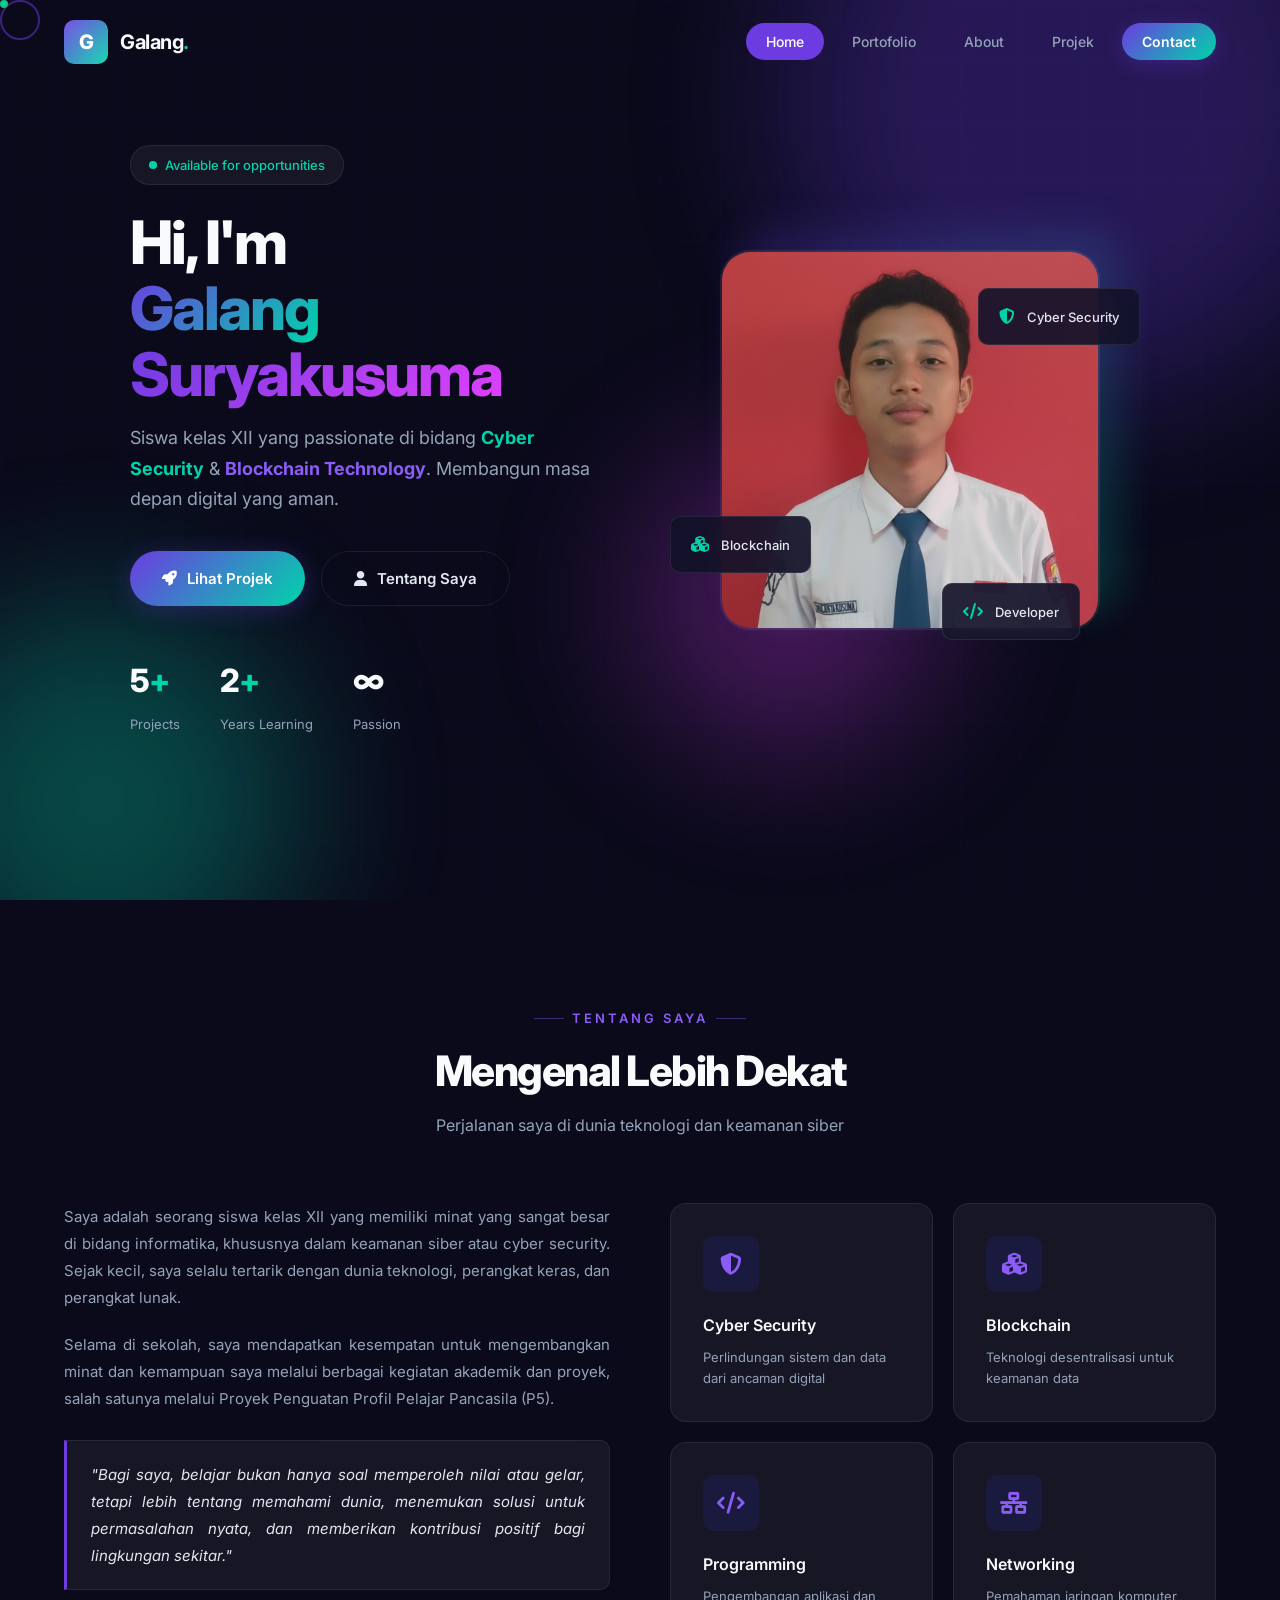
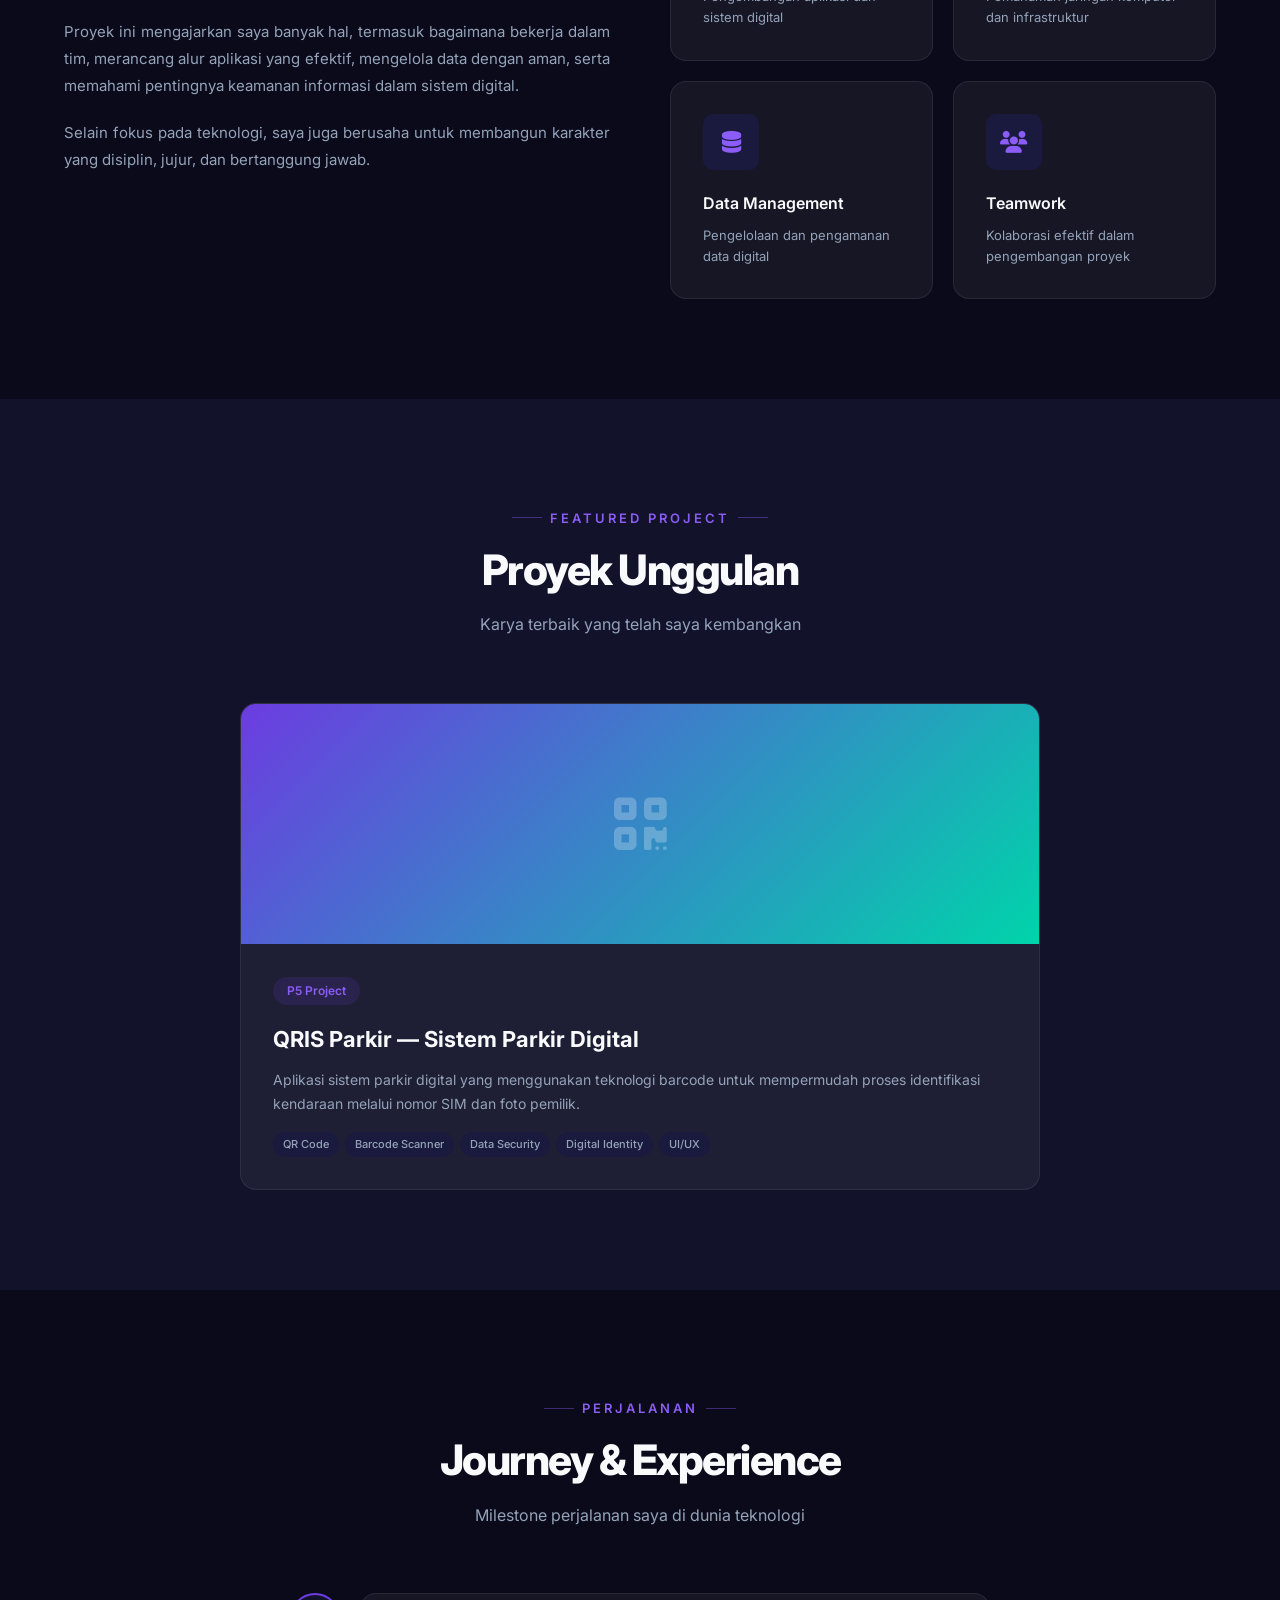
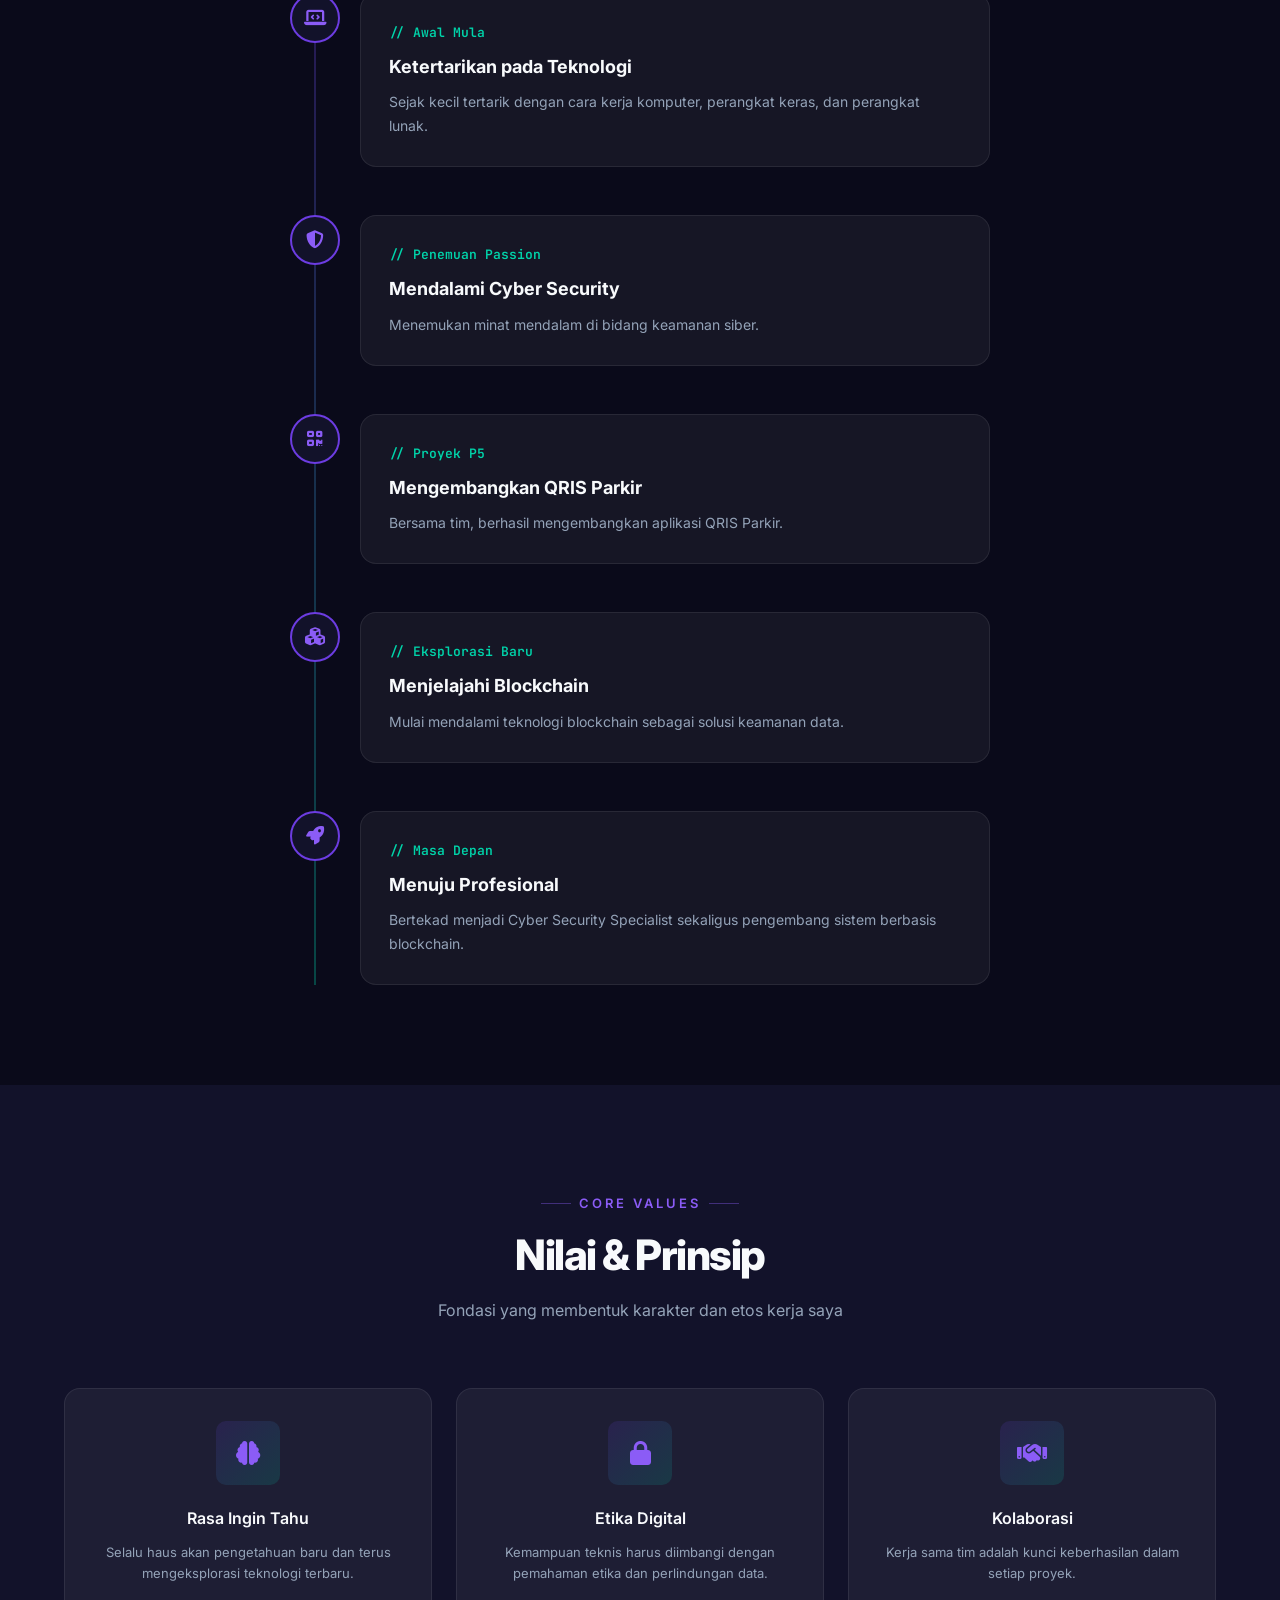
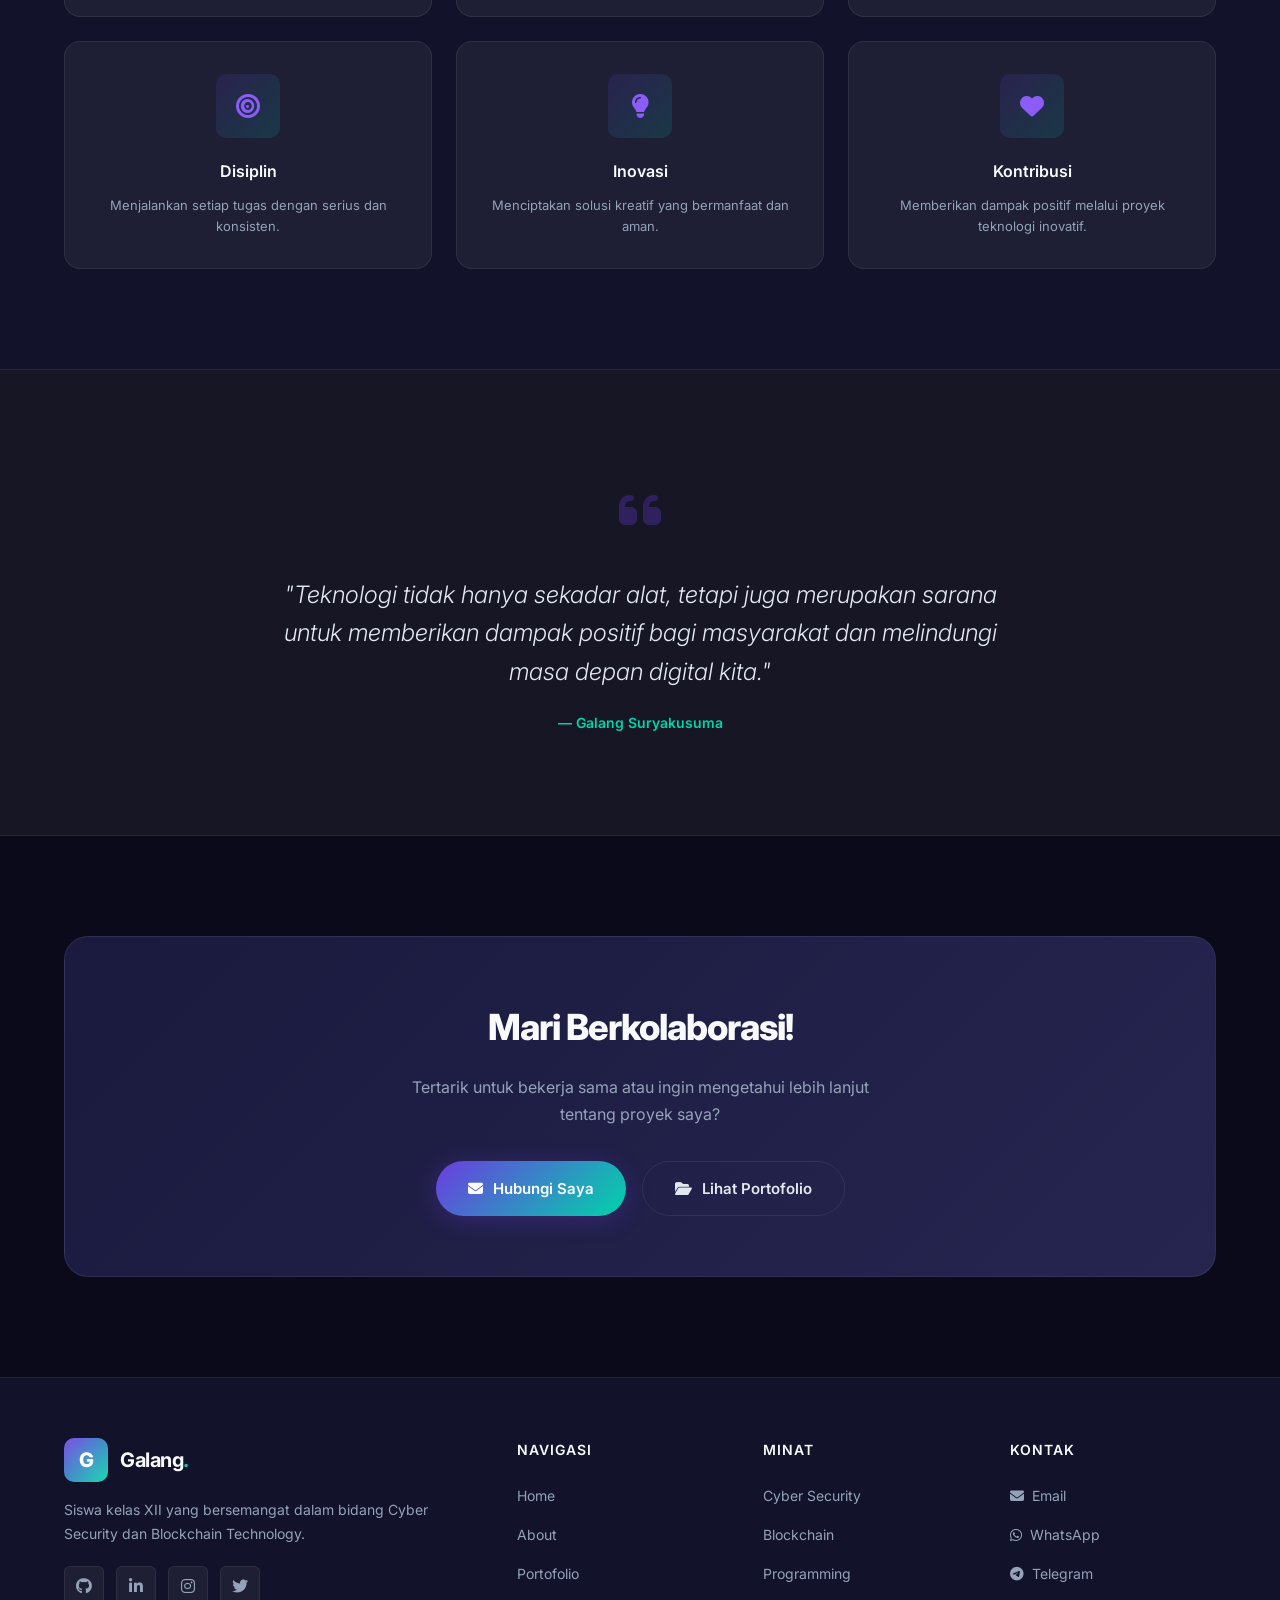
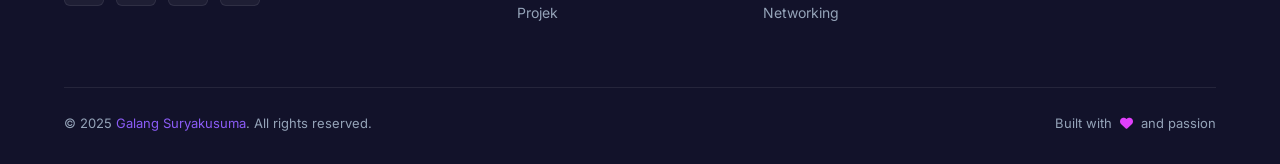
<file: index.html>
<!DOCTYPE html>
<html lang="id">
<head>
    <meta charset="utf-8">
    <meta name="viewport" content="width=device-width, initial-scale=1">
    <title>Galang Suryakusuma | Cyber Security Enthusiast</title>
    <link rel="stylesheet" href="style.css">
    <link rel="stylesheet" href="https://cdnjs.cloudflare.com/ajax/libs/font-awesome/6.4.0/css/all.min.css">
</head>
<body>
    <div class="loader" id="loader">
        <div class="loader-content">
            <div class="loader-spinner"></div>
            <div class="loader-text">LOADING</div>
        </div>
    </div>

    <div class="bg-animation">
        <div class="orb"></div>
        <div class="orb"></div>
        <div class="orb"></div>
    </div>
    <div class="grid-bg"></div>

    <div class="cursor-dot" id="cursorDot"></div>
    <div class="cursor-ring" id="cursorRing"></div>

    <div class="scroll-progress" id="scrollProgress"></div>

    <nav class="navbar" id="navbar">
        <div class="container">
            <a href="#" class="logo">
                <div class="logo-icon">G</div>
                <div class="logo-text">Galang<span>.</span></div>
            </a>
            <ul class="nav-links" id="navLinks">
                <li><a href="index.html" class="active">Home</a></li>
                <li><a href="portofolio.html">Portofolio</a></li>
                <li><a href="about.html">About</a></li>
                <li><a href="projek.html">Projek</a></li>
                <li><a href="kontak.html" class="nav-cta">Contact</a></li>
            </ul>
            <div class="menu-toggle" id="menuToggle">
                <span></span>
                <span></span>
                <span></span>
            </div>
        </div>
    </nav>

    <section class="hero" id="hero" style="min-height:100vh;display:flex;align-items:center;padding-top:80px;overflow:hidden;">
        <div class="container" style="display:grid;grid-template-columns:1fr 1fr;gap:60px;align-items:center;">
            <div style="position:relative;z-index:2;">
                <div style="display:inline-flex;align-items:center;gap:8px;padding:8px 18px;background:var(--glass);border:1px solid var(--glass-border);border-radius:50px;font-size:13px;font-weight:500;color:var(--accent);margin-bottom:24px;animation:fadeInUp 0.8s ease forwards;opacity:0;">
                    <span style="width:8px;height:8px;background:var(--accent);border-radius:50%;animation:pulse 2s infinite;"></span>
                    Available for opportunities
                </div>
                <h1 style="font-size:60px;font-weight:800;line-height:1.1;color:var(--text-bright);margin-bottom:16px;letter-spacing:-2px;animation:fadeInUp 0.8s ease 0.1s forwards;opacity:0;">
                    Hi, I'm<br>
                    <span class="gradient-text">Galang</span><br>
                    <span class="gradient-text-2">Suryakusuma</span>
                </h1>
                <p style="font-size:18px;color:var(--text-muted);margin-bottom:36px;max-width:480px;line-height:1.7;animation:fadeInUp 0.8s ease 0.2s forwards;opacity:0;">
                    Siswa kelas XII yang passionate di bidang <strong style="color:var(--accent);">Cyber Security</strong> & <strong style="color:var(--primary-light);">Blockchain Technology</strong>. Membangun masa depan digital yang aman.
                </p>
                <div style="display:flex;gap:16px;flex-wrap:wrap;animation:fadeInUp 0.8s ease 0.3s forwards;opacity:0;">
                    <a href="projek.html" class="btn btn-primary"><i class="fas fa-rocket"></i> Lihat Projek</a>
                    <a href="about.html" class="btn btn-outline"><i class="fas fa-user"></i> Tentang Saya</a>
                </div>
                <div style="display:flex;gap:40px;margin-top:48px;animation:fadeInUp 0.8s ease 0.4s forwards;opacity:0;">
                    <div>
                        <div style="font-size:32px;font-weight:800;color:var(--text-bright);letter-spacing:-1px;">5<span style="color:var(--accent);">+</span></div>
                        <div style="font-size:13px;color:var(--text-muted);margin-top:4px;">Projects</div>
                    </div>
                    <div>
                        <div style="font-size:32px;font-weight:800;color:var(--text-bright);letter-spacing:-1px;">2<span style="color:var(--accent);">+</span></div>
                        <div style="font-size:13px;color:var(--text-muted);margin-top:4px;">Years Learning</div>
                    </div>
                    <div>
                        <div style="font-size:32px;font-weight:800;color:var(--text-bright);letter-spacing:-1px;">∞</div>
                        <div style="font-size:13px;color:var(--text-muted);margin-top:4px;">Passion</div>
                    </div>
                </div>
            </div>
            <div style="position:relative;display:flex;justify-content:center;align-items:center;animation:fadeInUp 0.8s ease 0.5s forwards;opacity:0;">
                <div style="position:relative;width:380px;height:380px;">
                    <div style="width:100%;height:100%;border-radius:30px;overflow:hidden;position:relative;z-index:2;border:2px solid var(--glass-border);">
                        <img src="g.jpg" alt="Galang Suryakusuma" style="width:100%;height:100%;object-fit:cover;float:none;padding:0;">
                    </div>
                    <div style="position:absolute;top:-20px;right:-20px;width:100%;height:100%;background:var(--gradient-1);border-radius:30px;z-index:1;opacity:0.2;filter:blur(20px);"></div>
                    <div style="position:absolute;top:10%;right:-40px;background:rgba(18,18,42,0.9);backdrop-filter:blur(20px);border:1px solid var(--glass-border);border-radius:var(--radius-sm);padding:14px 20px;z-index:3;animation:float 6s ease-in-out infinite;">
                        <i class="fas fa-shield-halved" style="margin-right:8px;color:var(--accent);"></i>
                        <span style="font-size:13px;font-weight:500;">Cyber Security</span>
                    </div>
                    <div style="position:absolute;bottom:15%;left:-50px;background:rgba(18,18,42,0.9);backdrop-filter:blur(20px);border:1px solid var(--glass-border);border-radius:var(--radius-sm);padding:14px 20px;z-index:3;animation:float 6s ease-in-out infinite -2s;">
                        <i class="fas fa-cubes" style="margin-right:8px;color:var(--accent);"></i>
                        <span style="font-size:13px;font-weight:500;">Blockchain</span>
                    </div>
                    <div style="position:absolute;bottom:-10px;right:20px;background:rgba(18,18,42,0.9);backdrop-filter:blur(20px);border:1px solid var(--glass-border);border-radius:var(--radius-sm);padding:14px 20px;z-index:3;animation:float 6s ease-in-out infinite -4s;">
                        <i class="fas fa-code" style="margin-right:8px;color:var(--accent);"></i>
                        <span style="font-size:13px;font-weight:500;">Developer</span>
                    </div>
                </div>
            </div>
        </div>
    </section>

    <section id="about-section">
        <div class="container">
            <div class="section-header reveal">
                <div class="section-label">Tentang Saya</div>
                <h2 class="section-title">Mengenal Lebih Dekat</h2>
                <p class="section-desc">Perjalanan saya di dunia teknologi dan keamanan siber</p>
            </div>
            <div style="display:grid;grid-template-columns:1fr 1fr;gap:60px;align-items:start;">
                <div class="reveal-left" style="font-size:15px;color:var(--text-muted);line-height:1.8;text-align:justify;">
                    <p style="margin-bottom:20px;">Saya adalah seorang siswa kelas XII yang memiliki minat yang sangat besar di bidang informatika, khususnya dalam keamanan siber atau cyber security. Sejak kecil, saya selalu tertarik dengan dunia teknologi, perangkat keras, dan perangkat lunak.</p>
                    <p style="margin-bottom:20px;">Selama di sekolah, saya mendapatkan kesempatan untuk mengembangkan minat dan kemampuan saya melalui berbagai kegiatan akademik dan proyek, salah satunya melalui Proyek Penguatan Profil Pelajar Pancasila (P5).</p>
                    <div style="background:var(--glass);border:1px solid var(--glass-border);border-left:3px solid var(--primary);padding:20px 24px;border-radius:0 var(--radius-sm) var(--radius-sm) 0;margin:28px 0;">
                        <p style="font-style:italic;color:var(--text);margin-bottom:0;">"Bagi saya, belajar bukan hanya soal memperoleh nilai atau gelar, tetapi lebih tentang memahami dunia, menemukan solusi untuk permasalahan nyata, dan memberikan kontribusi positif bagi lingkungan sekitar."</p>
                    </div>
                    <p style="margin-bottom:20px;">Proyek ini mengajarkan saya banyak hal, termasuk bagaimana bekerja dalam tim, merancang alur aplikasi yang efektif, mengelola data dengan aman, serta memahami pentingnya keamanan informasi dalam sistem digital.</p>
                    <p>Selain fokus pada teknologi, saya juga berusaha untuk membangun karakter yang disiplin, jujur, dan bertanggung jawab.</p>
                </div>
                <div class="reveal-right">
                    <div style="display:grid;grid-template-columns:repeat(2,1fr);gap:20px;">
                        <div class="glass-card">
                            <div class="icon-box"><i class="fas fa-shield-halved"></i></div>
                            <h4 style="font-size:16px;font-weight:600;color:var(--text-bright);margin-bottom:8px;">Cyber Security</h4>
                            <p style="font-size:13px;color:var(--text-muted);line-height:1.6;">Perlindungan sistem dan data dari ancaman digital</p>
                        </div>
                        <div class="glass-card">
                            <div class="icon-box"><i class="fas fa-cubes"></i></div>
                            <h4 style="font-size:16px;font-weight:600;color:var(--text-bright);margin-bottom:8px;">Blockchain</h4>
                            <p style="font-size:13px;color:var(--text-muted);line-height:1.6;">Teknologi desentralisasi untuk keamanan data</p>
                        </div>
                        <div class="glass-card">
                            <div class="icon-box"><i class="fas fa-code"></i></div>
                            <h4 style="font-size:16px;font-weight:600;color:var(--text-bright);margin-bottom:8px;">Programming</h4>
                            <p style="font-size:13px;color:var(--text-muted);line-height:1.6;">Pengembangan aplikasi dan sistem digital</p>
                        </div>
                        <div class="glass-card">
                            <div class="icon-box"><i class="fas fa-network-wired"></i></div>
                            <h4 style="font-size:16px;font-weight:600;color:var(--text-bright);margin-bottom:8px;">Networking</h4>
                            <p style="font-size:13px;color:var(--text-muted);line-height:1.6;">Pemahaman jaringan komputer dan infrastruktur</p>
                        </div>
                        <div class="glass-card">
                            <div class="icon-box"><i class="fas fa-database"></i></div>
                            <h4 style="font-size:16px;font-weight:600;color:var(--text-bright);margin-bottom:8px;">Data Management</h4>
                            <p style="font-size:13px;color:var(--text-muted);line-height:1.6;">Pengelolaan dan pengamanan data digital</p>
                        </div>
                        <div class="glass-card">
                            <div class="icon-box"><i class="fas fa-users"></i></div>
                            <h4 style="font-size:16px;font-weight:600;color:var(--text-bright);margin-bottom:8px;">Teamwork</h4>
                            <p style="font-size:13px;color:var(--text-muted);line-height:1.6;">Kolaborasi efektif dalam pengembangan proyek</p>
                        </div>
                    </div>
                </div>
            </div>
        </div>
    </section>

    <section class="section-alt" id="project">
        <div class="container">
            <div class="section-header reveal">
                <div class="section-label">Featured Project</div>
                <h2 class="section-title">Proyek Unggulan</h2>
                <p class="section-desc">Karya terbaik yang telah saya kembangkan</p>
            </div>
            <div class="project-card reveal" style="max-width:800px;margin:0 auto;">
                <div class="project-card-header" style="height:240px;">
                    <i class="fas fa-qrcode" style="font-size:60px;"></i>
                </div>
                <div class="project-card-body" style="padding:32px;">
                    <span class="tag" style="margin-bottom:16px;">P5 Project</span>
                    <h3 style="font-size:22px;">QRIS Parkir — Sistem Parkir Digital</h3>
                    <p style="font-size:14px;">Aplikasi sistem parkir digital yang menggunakan teknologi barcode untuk mempermudah proses identifikasi kendaraan melalui nomor SIM dan foto pemilik.</p>
                    <div class="project-card-tags">
                        <span>QR Code</span>
                        <span>Barcode Scanner</span>
                        <span>Data Security</span>
                        <span>Digital Identity</span>
                        <span>UI/UX</span>
                    </div>
                </div>
            </div>
        </div>
    </section>

    <section id="journey">
        <div class="container">
            <div class="section-header reveal">
                <div class="section-label">Perjalanan</div>
                <h2 class="section-title">Journey & Experience</h2>
                <p class="section-desc">Milestone perjalanan saya di dunia teknologi</p>
            </div>
            <div class="timeline">
                <div class="timeline-item reveal">
                    <div class="timeline-dot"><i class="fas fa-laptop-code"></i></div>
                    <div class="timeline-content">
                        <div class="timeline-date">// Awal Mula</div>
                        <h4>Ketertarikan pada Teknologi</h4>
                        <p>Sejak kecil tertarik dengan cara kerja komputer, perangkat keras, dan perangkat lunak.</p>
                    </div>
                </div>
                <div class="timeline-item reveal">
                    <div class="timeline-dot"><i class="fas fa-shield-halved"></i></div>
                    <div class="timeline-content">
                        <div class="timeline-date">// Penemuan Passion</div>
                        <h4>Mendalami Cyber Security</h4>
                        <p>Menemukan minat mendalam di bidang keamanan siber.</p>
                    </div>
                </div>
                <div class="timeline-item reveal">
                    <div class="timeline-dot"><i class="fas fa-qrcode"></i></div>
                    <div class="timeline-content">
                        <div class="timeline-date">// Proyek P5</div>
                        <h4>Mengembangkan QRIS Parkir</h4>
                        <p>Bersama tim, berhasil mengembangkan aplikasi QRIS Parkir.</p>
                    </div>
                </div>
                <div class="timeline-item reveal">
                    <div class="timeline-dot"><i class="fas fa-cubes"></i></div>
                    <div class="timeline-content">
                        <div class="timeline-date">// Eksplorasi Baru</div>
                        <h4>Menjelajahi Blockchain</h4>
                        <p>Mulai mendalami teknologi blockchain sebagai solusi keamanan data.</p>
                    </div>
                </div>
                <div class="timeline-item reveal">
                    <div class="timeline-dot"><i class="fas fa-rocket"></i></div>
                    <div class="timeline-content">
                        <div class="timeline-date">// Masa Depan</div>
                        <h4>Menuju Profesional</h4>
                        <p>Bertekad menjadi Cyber Security Specialist sekaligus pengembang sistem berbasis blockchain.</p>
                    </div>
                </div>
            </div>
        </div>
    </section>

    <section class="section-alt" id="values">
        <div class="container">
            <div class="section-header reveal">
                <div class="section-label">Core Values</div>
                <h2 class="section-title">Nilai & Prinsip</h2>
                <p class="section-desc">Fondasi yang membentuk karakter dan etos kerja saya</p>
            </div>
            <div style="display:grid;grid-template-columns:repeat(3,1fr);gap:24px;">
                <div class="glass-card reveal" style="text-align:center;position:relative;overflow:hidden;">
                    <div class="icon-box-gradient" style="margin:0 auto 20px;"><i class="fas fa-brain"></i></div>
                    <h4 style="font-size:16px;font-weight:600;color:var(--text-bright);margin-bottom:10px;">Rasa Ingin Tahu</h4>
                    <p style="font-size:13px;color:var(--text-muted);line-height:1.6;">Selalu haus akan pengetahuan baru dan terus mengeksplorasi teknologi terbaru.</p>
                </div>
                <div class="glass-card reveal" style="text-align:center;">
                    <div class="icon-box-gradient" style="margin:0 auto 20px;"><i class="fas fa-lock"></i></div>
                    <h4 style="font-size:16px;font-weight:600;color:var(--text-bright);margin-bottom:10px;">Etika Digital</h4>
                    <p style="font-size:13px;color:var(--text-muted);line-height:1.6;">Kemampuan teknis harus diimbangi dengan pemahaman etika dan perlindungan data.</p>
                </div>
                <div class="glass-card reveal" style="text-align:center;">
                    <div class="icon-box-gradient" style="margin:0 auto 20px;"><i class="fas fa-handshake"></i></div>
                    <h4 style="font-size:16px;font-weight:600;color:var(--text-bright);margin-bottom:10px;">Kolaborasi</h4>
                    <p style="font-size:13px;color:var(--text-muted);line-height:1.6;">Kerja sama tim adalah kunci keberhasilan dalam setiap proyek.</p>
                </div>
                <div class="glass-card reveal" style="text-align:center;">
                    <div class="icon-box-gradient" style="margin:0 auto 20px;"><i class="fas fa-bullseye"></i></div>
                    <h4 style="font-size:16px;font-weight:600;color:var(--text-bright);margin-bottom:10px;">Disiplin</h4>
                    <p style="font-size:13px;color:var(--text-muted);line-height:1.6;">Menjalankan setiap tugas dengan serius dan konsisten.</p>
                </div>
                <div class="glass-card reveal" style="text-align:center;">
                    <div class="icon-box-gradient" style="margin:0 auto 20px;"><i class="fas fa-lightbulb"></i></div>
                    <h4 style="font-size:16px;font-weight:600;color:var(--text-bright);margin-bottom:10px;">Inovasi</h4>
                    <p style="font-size:13px;color:var(--text-muted);line-height:1.6;">Menciptakan solusi kreatif yang bermanfaat dan aman.</p>
                </div>
                <div class="glass-card reveal" style="text-align:center;">
                    <div class="icon-box-gradient" style="margin:0 auto 20px;"><i class="fas fa-heart"></i></div>
                    <h4 style="font-size:16px;font-weight:600;color:var(--text-bright);margin-bottom:10px;">Kontribusi</h4>
                    <p style="font-size:13px;color:var(--text-muted);line-height:1.6;">Memberikan dampak positif melalui proyek teknologi inovatif.</p>
                </div>
            </div>
        </div>
    </section>

    <section class="reveal" style="background:var(--glass);border-top:1px solid var(--glass-border);border-bottom:1px solid var(--glass-border);">
        <div class="container" style="text-align:center;max-width:800px;">
            <div style="font-size:48px;color:var(--primary);opacity:0.3;margin-bottom:24px;"><i class="fas fa-quote-left"></i></div>
            <p style="font-size:24px;font-weight:300;color:var(--text);line-height:1.6;font-style:italic;margin-bottom:20px;">"Teknologi tidak hanya sekadar alat, tetapi juga merupakan sarana untuk memberikan dampak positif bagi masyarakat dan melindungi masa depan digital kita."</p>
            <p style="font-size:14px;color:var(--accent);font-weight:600;">— Galang Suryakusuma</p>
        </div>
    </section>

    <section style="padding:100px 0;">
        <div class="container">
            <div class="reveal" style="background:linear-gradient(135deg,var(--dark-3),var(--dark-4));border:1px solid var(--glass-border);border-radius:24px;padding:60px;text-align:center;position:relative;overflow:hidden;">
                <h2 style="font-size:36px;font-weight:800;color:var(--text-bright);margin-bottom:16px;letter-spacing:-1px;position:relative;">Mari Berkolaborasi!</h2>
                <p style="font-size:16px;color:var(--text-muted);margin-bottom:32px;max-width:500px;margin-left:auto;margin-right:auto;position:relative;">Tertarik untuk bekerja sama atau ingin mengetahui lebih lanjut tentang proyek saya?</p>
                <div style="display:flex;justify-content:center;gap:16px;position:relative;">
                    <a href="kontak.html" class="btn btn-primary"><i class="fas fa-envelope"></i> Hubungi Saya</a>
                    <a href="portofolio.html" class="btn btn-outline"><i class="fas fa-folder-open"></i> Lihat Portofolio</a>
                </div>
            </div>
        </div>
    </section>

    <footer class="footer">
        <div class="container">
            <div class="footer-grid">
                <div class="footer-brand">
                    <a href="#" class="logo">
                        <div class="logo-icon">G</div>
                        <div class="logo-text">Galang<span>.</span></div>
                    </a>
                    <p>Siswa kelas XII yang bersemangat dalam bidang Cyber Security dan Blockchain Technology.</p>
                    <div class="footer-social">
                        <a href="#"><i class="fab fa-github"></i></a>
                        <a href="#"><i class="fab fa-linkedin-in"></i></a>
                        <a href="#"><i class="fab fa-instagram"></i></a>
                        <a href="#"><i class="fab fa-twitter"></i></a>
                    </div>
                </div>
                <div class="footer-col">
                    <h4>Navigasi</h4>
                    <ul>
                        <li><a href="index.html">Home</a></li>
                        <li><a href="about.html">About</a></li>
                        <li><a href="portofolio.html">Portofolio</a></li>
                        <li><a href="projek.html">Projek</a></li>
                    </ul>
                </div>
                <div class="footer-col">
                    <h4>Minat</h4>
                    <ul>
                        <li><a href="#">Cyber Security</a></li>
                        <li><a href="#">Blockchain</a></li>
                        <li><a href="#">Programming</a></li>
                        <li><a href="#">Networking</a></li>
                    </ul>
                </div>
                <div class="footer-col">
                    <h4>Kontak</h4>
                    <ul>
                        <li><a href="kontak.html"><i class="fas fa-envelope" style="margin-right:8px;"></i>Email</a></li>
                        <li><a href="#"><i class="fab fa-whatsapp" style="margin-right:8px;"></i>WhatsApp</a></li>
                        <li><a href="#"><i class="fab fa-telegram" style="margin-right:8px;"></i>Telegram</a></li>
                    </ul>
                </div>
            </div>
            <div class="footer-bottom">
                <p>&copy; 2025 <a href="#">Galang Suryakusuma</a>. All rights reserved.</p>
                <p>Built with <i class="fas fa-heart" style="color:#E040FB;margin:0 4px;"></i> and passion</p>
            </div>
        </div>
    </footer>

    <button class="scroll-top" id="scrollTop"><i class="fas fa-arrow-up"></i></button>

    <script src="script.js"></script>
</body>
</html>
</file>
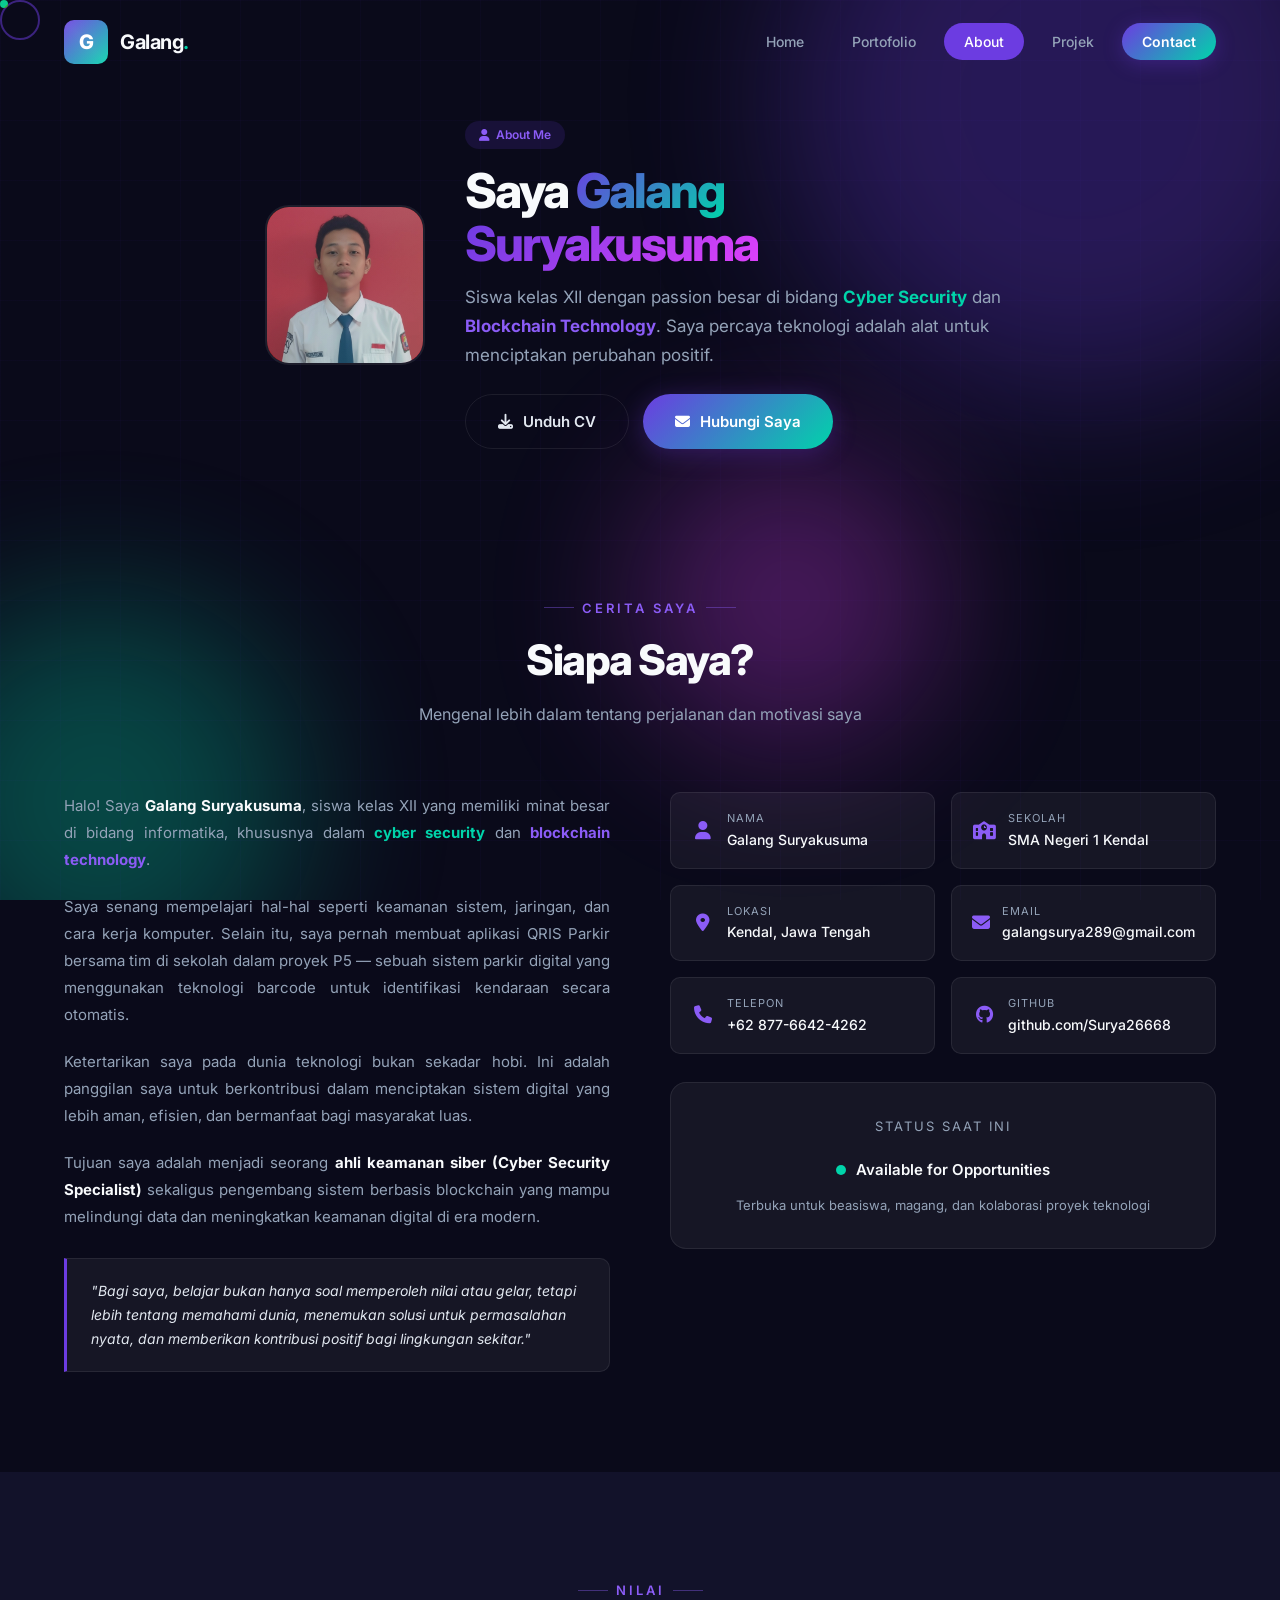
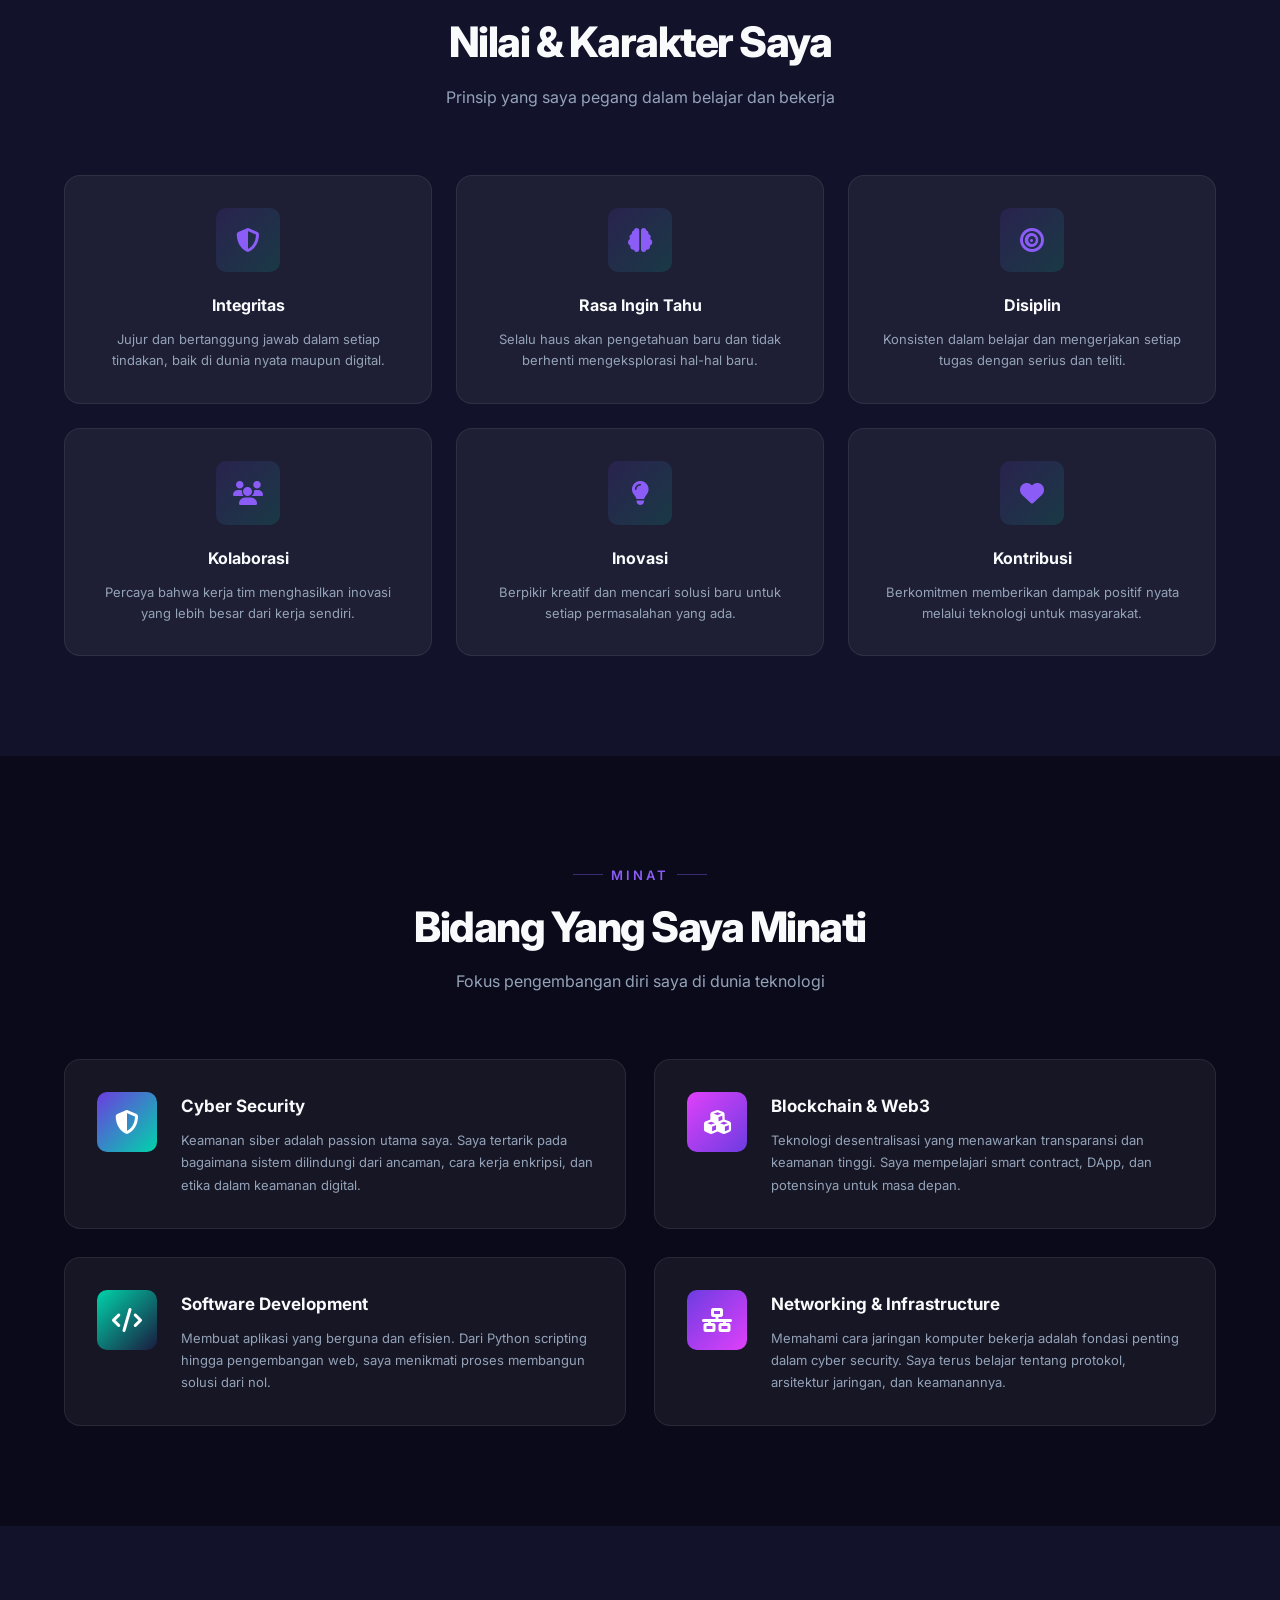
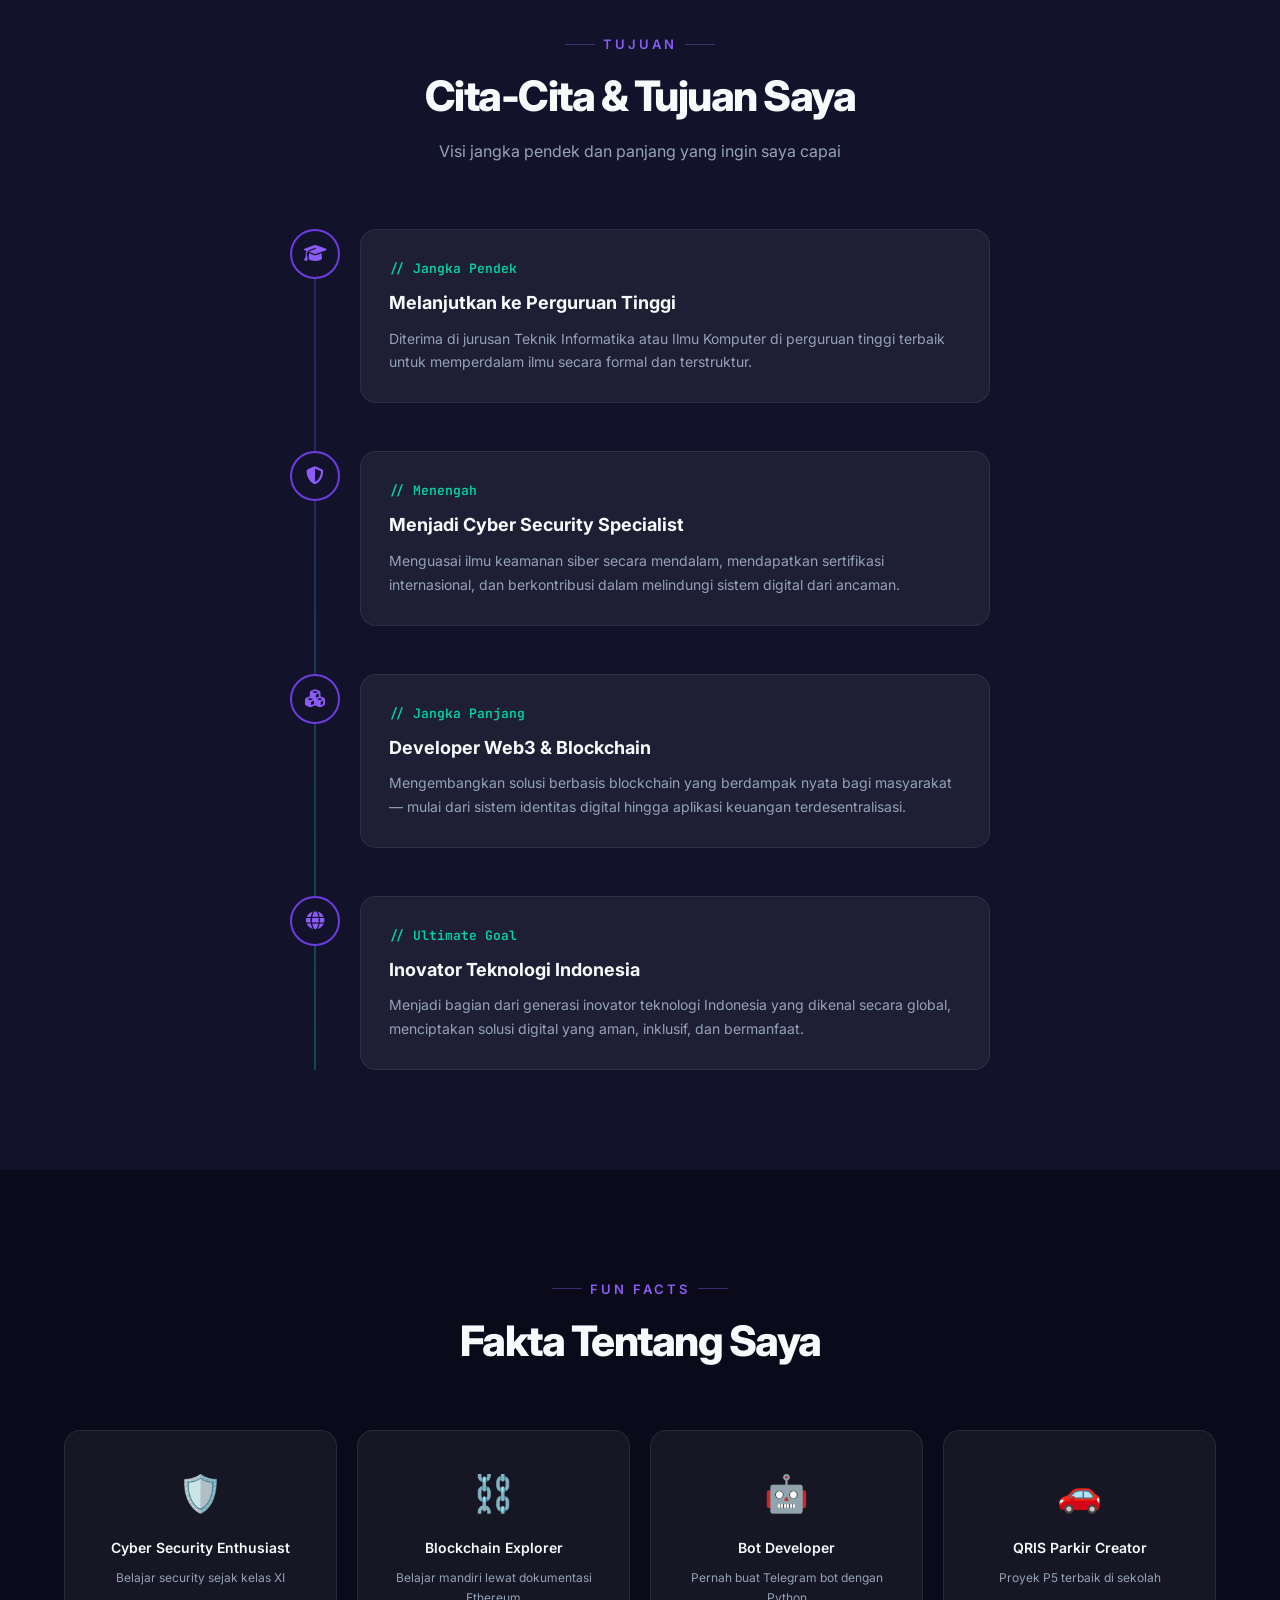
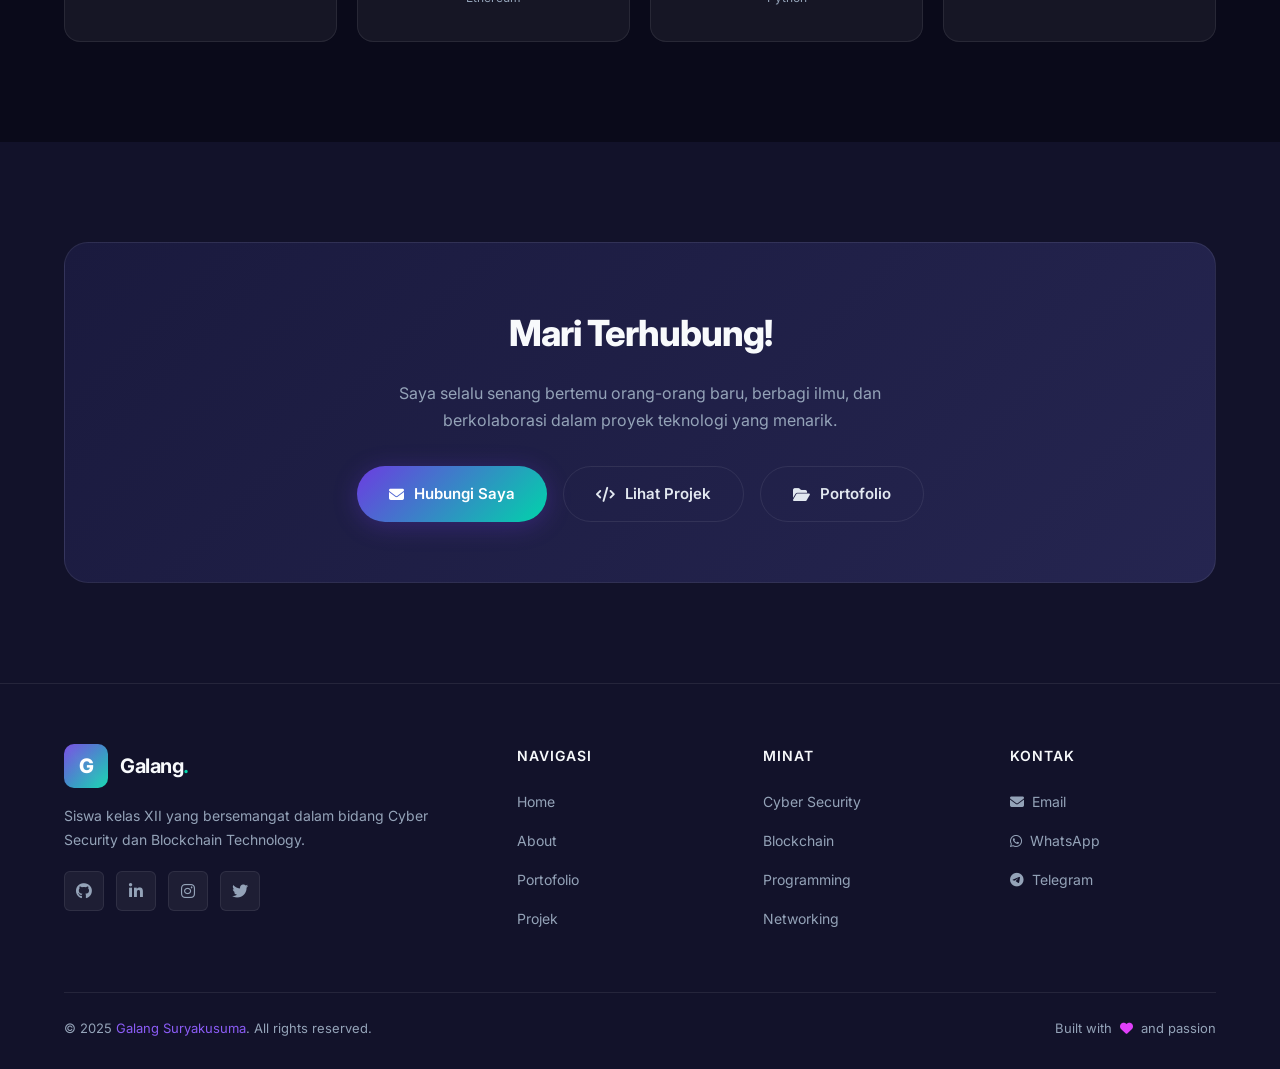
<file: about.html>
<!DOCTYPE html>
<html lang="id">
<head>
    <meta charset="utf-8">
    <meta name="viewport" content="width=device-width, initial-scale=1">
    <title>About | Galang Suryakusuma</title>
    <link rel="stylesheet" href="style.css">
    <link rel="stylesheet" href="https://cdnjs.cloudflare.com/ajax/libs/font-awesome/6.4.0/css/all.min.css">
</head>
<body>
    <div class="loader" id="loader">
        <div class="loader-content">
            <div class="loader-spinner"></div>
            <div class="loader-text">LOADING</div>
        </div>
    </div>

    <div class="bg-animation">
        <div class="orb"></div>
        <div class="orb"></div>
        <div class="orb"></div>
    </div>
    <div class="grid-bg"></div>

    <div class="cursor-dot" id="cursorDot"></div>
    <div class="cursor-ring" id="cursorRing"></div>

    <div class="scroll-progress" id="scrollProgress"></div>

    <nav class="navbar" id="navbar">
        <div class="container">
            <a href="index.html" class="logo">
                <div class="logo-icon">G</div>
                <div class="logo-text">Galang<span>.</span></div>
            </a>
            <ul class="nav-links" id="navLinks">
                <li><a href="index.html">Home</a></li>
                <li><a href="portofolio.html">Portofolio</a></li>
                <li><a href="about.html" class="active">About</a></li>
                <li><a href="projek.html">Projek</a></li>
                <li><a href="kontak.html" class="nav-cta">Contact</a></li>
            </ul>
            <div class="menu-toggle" id="menuToggle">
                <span></span>
                <span></span>
                <span></span>
            </div>
        </div>
    </nav>

    <section class="page-hero">
        <div class="container">
            <div class="page-hero-image" style="animation:fadeInUp 0.6s ease forwards;opacity:0;">
                <img src="g.jpg" alt="Galang Suryakusuma">
            </div>
            <div class="page-hero-content">
                <div style="animation:fadeInUp 0.6s ease 0.1s forwards;opacity:0;">
                    <span class="tag" style="margin-bottom:16px;"><i class="fas fa-user" style="margin-right:6px;"></i>About Me</span>
                </div>
                <h1 style="animation:fadeInUp 0.6s ease 0.2s forwards;opacity:0;">
                    Saya <span class="gradient-text">Galang</span><br>
                    <span class="gradient-text-2">Suryakusuma</span>
                </h1>
                <p style="animation:fadeInUp 0.6s ease 0.3s forwards;opacity:0;">
                    Siswa kelas XII dengan passion besar di bidang <strong style="color:var(--accent);">Cyber Security</strong> dan <strong style="color:var(--primary-light);">Blockchain Technology</strong>. Saya percaya teknologi adalah alat untuk menciptakan perubahan positif.
                </p>
                <div class="page-hero-buttons" style="animation:fadeInUp 0.6s ease 0.4s forwards;opacity:0;">
                    <a href="0.pdf" class="btn btn-outline"><i class="fas fa-download"></i> Unduh CV</a>
                    <a href="kontak.html" class="btn btn-primary"><i class="fas fa-envelope"></i> Hubungi Saya</a>
                </div>
            </div>
        </div>
    </section>

    <section id="story">
        <div class="container">
            <div class="section-header reveal">
                <div class="section-label">Cerita Saya</div>
                <h2 class="section-title">Siapa Saya?</h2>
                <p class="section-desc">Mengenal lebih dalam tentang perjalanan dan motivasi saya</p>
            </div>

            <div style="display:grid;grid-template-columns:1fr 1fr;gap:60px;align-items:start;">
                <div class="reveal-left">
                    <div style="font-size:15px;color:var(--text-muted);line-height:1.8;text-align:justify;">
                        <p style="margin-bottom:20px;">
                            Halo! Saya <strong style="color:var(--text-bright);">Galang Suryakusuma</strong>, siswa kelas XII yang memiliki minat besar di bidang informatika, khususnya dalam <strong style="color:var(--accent);">cyber security</strong> dan <strong style="color:var(--primary-light);">blockchain technology</strong>.
                        </p>
                        <p style="margin-bottom:20px;">
                            Saya senang mempelajari hal-hal seperti keamanan sistem, jaringan, dan cara kerja komputer. Selain itu, saya pernah membuat aplikasi QRIS Parkir bersama tim di sekolah dalam proyek P5 — sebuah sistem parkir digital yang menggunakan teknologi barcode untuk identifikasi kendaraan secara otomatis.
                        </p>
                        <p style="margin-bottom:20px;">
                            Ketertarikan saya pada dunia teknologi bukan sekadar hobi. Ini adalah panggilan saya untuk berkontribusi dalam menciptakan sistem digital yang lebih aman, efisien, dan bermanfaat bagi masyarakat luas.
                        </p>
                        <p>
                            Tujuan saya adalah menjadi seorang <strong style="color:var(--text-bright);">ahli keamanan siber (Cyber Security Specialist)</strong> sekaligus pengembang sistem berbasis blockchain yang mampu melindungi data dan meningkatkan keamanan digital di era modern.
                        </p>
                    </div>

                    <div style="background:var(--glass);border:1px solid var(--glass-border);border-left:3px solid var(--primary);padding:20px 24px;border-radius:0 var(--radius-sm) var(--radius-sm) 0;margin-top:28px;">
                        <p style="font-style:italic;color:var(--text);font-size:14px;line-height:1.7;">
                            "Bagi saya, belajar bukan hanya soal memperoleh nilai atau gelar, tetapi lebih tentang memahami dunia, menemukan solusi untuk permasalahan nyata, dan memberikan kontribusi positif bagi lingkungan sekitar."
                        </p>
                    </div>
                </div>

                <div class="reveal-right">
                    <div class="info-grid" style="margin-bottom:28px;">
                        <div class="info-item">
                            <i class="fas fa-user"></i>
                            <div>
                                <div class="info-label">Nama</div>
                                <div class="info-value">Galang Suryakusuma</div>
                            </div>
                        </div>
                        <div class="info-item">
                            <i class="fas fa-school"></i>
                            <div>
                                <div class="info-label">Sekolah</div>
                                <div class="info-value">SMA Negeri 1 Kendal</div>
                            </div>
                        </div>
                        <div class="info-item">
                            <i class="fas fa-location-dot"></i>
                            <div>
                                <div class="info-label">Lokasi</div>
                                <div class="info-value">Kendal, Jawa Tengah</div>
                            </div>
                        </div>
                        <div class="info-item">
                            <i class="fas fa-envelope"></i>
                            <div>
                                <div class="info-label">Email</div>
                                <div class="info-value">galangsurya289@gmail.com</div>
                            </div>
                        </div>
                        <div class="info-item">
                            <i class="fas fa-phone"></i>
                            <div>
                                <div class="info-label">Telepon</div>
                                <div class="info-value">+62 877-6642-4262</div>
                            </div>
                        </div>
                        <div class="info-item">
                            <i class="fab fa-github"></i>
                            <div>
                                <div class="info-label">GitHub</div>
                                <div class="info-value">github.com/Surya26668</div>
                            </div>
                        </div>
                    </div>

                    <div class="glass-card" style="text-align:center;">
                        <div style="font-size:13px;color:var(--text-muted);text-transform:uppercase;letter-spacing:2px;margin-bottom:20px;">Status Saat Ini</div>
                        <div style="display:flex;align-items:center;justify-content:center;gap:10px;margin-bottom:12px;">
                            <div style="width:10px;height:10px;background:var(--accent);border-radius:50%;animation:pulse 2s infinite;"></div>
                            <span style="font-size:15px;font-weight:600;color:var(--text-bright);">Available for Opportunities</span>
                        </div>
                        <p style="font-size:13px;color:var(--text-muted);">Terbuka untuk beasiswa, magang, dan kolaborasi proyek teknologi</p>
                    </div>
                </div>
            </div>
        </div>
    </section>

    <section class="section-alt" id="values">
        <div class="container">
            <div class="section-header reveal">
                <div class="section-label">Nilai</div>
                <h2 class="section-title">Nilai & Karakter Saya</h2>
                <p class="section-desc">Prinsip yang saya pegang dalam belajar dan bekerja</p>
            </div>

            <div style="display:grid;grid-template-columns:repeat(3,1fr);gap:24px;">
                <div class="glass-card reveal" style="text-align:center;">
                    <div class="icon-box-gradient" style="margin:0 auto 20px;"><i class="fas fa-shield-halved"></i></div>
                    <h4 style="font-size:16px;font-weight:700;color:var(--text-bright);margin-bottom:10px;">Integritas</h4>
                    <p style="font-size:13px;color:var(--text-muted);line-height:1.6;">Jujur dan bertanggung jawab dalam setiap tindakan, baik di dunia nyata maupun digital.</p>
                </div>
                <div class="glass-card reveal" style="text-align:center;">
                    <div class="icon-box-gradient" style="margin:0 auto 20px;"><i class="fas fa-brain"></i></div>
                    <h4 style="font-size:16px;font-weight:700;color:var(--text-bright);margin-bottom:10px;">Rasa Ingin Tahu</h4>
                    <p style="font-size:13px;color:var(--text-muted);line-height:1.6;">Selalu haus akan pengetahuan baru dan tidak berhenti mengeksplorasi hal-hal baru.</p>
                </div>
                <div class="glass-card reveal" style="text-align:center;">
                    <div class="icon-box-gradient" style="margin:0 auto 20px;"><i class="fas fa-bullseye"></i></div>
                    <h4 style="font-size:16px;font-weight:700;color:var(--text-bright);margin-bottom:10px;">Disiplin</h4>
                    <p style="font-size:13px;color:var(--text-muted);line-height:1.6;">Konsisten dalam belajar dan mengerjakan setiap tugas dengan serius dan teliti.</p>
                </div>
                <div class="glass-card reveal" style="text-align:center;">
                    <div class="icon-box-gradient" style="margin:0 auto 20px;"><i class="fas fa-users"></i></div>
                    <h4 style="font-size:16px;font-weight:700;color:var(--text-bright);margin-bottom:10px;">Kolaborasi</h4>
                    <p style="font-size:13px;color:var(--text-muted);line-height:1.6;">Percaya bahwa kerja tim menghasilkan inovasi yang lebih besar dari kerja sendiri.</p>
                </div>
                <div class="glass-card reveal" style="text-align:center;">
                    <div class="icon-box-gradient" style="margin:0 auto 20px;"><i class="fas fa-lightbulb"></i></div>
                    <h4 style="font-size:16px;font-weight:700;color:var(--text-bright);margin-bottom:10px;">Inovasi</h4>
                    <p style="font-size:13px;color:var(--text-muted);line-height:1.6;">Berpikir kreatif dan mencari solusi baru untuk setiap permasalahan yang ada.</p>
                </div>
                <div class="glass-card reveal" style="text-align:center;">
                    <div class="icon-box-gradient" style="margin:0 auto 20px;"><i class="fas fa-heart"></i></div>
                    <h4 style="font-size:16px;font-weight:700;color:var(--text-bright);margin-bottom:10px;">Kontribusi</h4>
                    <p style="font-size:13px;color:var(--text-muted);line-height:1.6;">Berkomitmen memberikan dampak positif nyata melalui teknologi untuk masyarakat.</p>
                </div>
            </div>
        </div>
    </section>

    <section id="passion">
        <div class="container">
            <div class="section-header reveal">
                <div class="section-label">Minat</div>
                <h2 class="section-title">Bidang Yang Saya Minati</h2>
                <p class="section-desc">Fokus pengembangan diri saya di dunia teknologi</p>
            </div>

            <div style="display:grid;grid-template-columns:1fr 1fr;gap:28px;">
                <div class="glass-card reveal" style="display:flex;gap:24px;align-items:start;">
                    <div style="width:60px;height:60px;background:linear-gradient(135deg,#6C3CE1,#00D4AA);border-radius:var(--radius-sm);display:flex;align-items:center;justify-content:center;font-size:24px;color:white;flex-shrink:0;">
                        <i class="fas fa-shield-halved"></i>
                    </div>
                    <div>
                        <h4 style="font-size:17px;font-weight:700;color:var(--text-bright);margin-bottom:8px;">Cyber Security</h4>
                        <p style="font-size:13px;color:var(--text-muted);line-height:1.7;">Keamanan siber adalah passion utama saya. Saya tertarik pada bagaimana sistem dilindungi dari ancaman, cara kerja enkripsi, dan etika dalam keamanan digital.</p>
                    </div>
                </div>

                <div class="glass-card reveal" style="display:flex;gap:24px;align-items:start;">
                    <div style="width:60px;height:60px;background:linear-gradient(135deg,#E040FB,#6C3CE1);border-radius:var(--radius-sm);display:flex;align-items:center;justify-content:center;font-size:24px;color:white;flex-shrink:0;">
                        <i class="fas fa-cubes"></i>
                    </div>
                    <div>
                        <h4 style="font-size:17px;font-weight:700;color:var(--text-bright);margin-bottom:8px;">Blockchain & Web3</h4>
                        <p style="font-size:13px;color:var(--text-muted);line-height:1.7;">Teknologi desentralisasi yang menawarkan transparansi dan keamanan tinggi. Saya mempelajari smart contract, DApp, dan potensinya untuk masa depan.</p>
                    </div>
                </div>

                <div class="glass-card reveal" style="display:flex;gap:24px;align-items:start;">
                    <div style="width:60px;height:60px;background:linear-gradient(135deg,#00D4AA,#1A1A3E);border-radius:var(--radius-sm);display:flex;align-items:center;justify-content:center;font-size:24px;color:white;flex-shrink:0;">
                        <i class="fas fa-code"></i>
                    </div>
                    <div>
                        <h4 style="font-size:17px;font-weight:700;color:var(--text-bright);margin-bottom:8px;">Software Development</h4>
                        <p style="font-size:13px;color:var(--text-muted);line-height:1.7;">Membuat aplikasi yang berguna dan efisien. Dari Python scripting hingga pengembangan web, saya menikmati proses membangun solusi dari nol.</p>
                    </div>
                </div>

                <div class="glass-card reveal" style="display:flex;gap:24px;align-items:start;">
                    <div style="width:60px;height:60px;background:linear-gradient(135deg,#6C3CE1,#E040FB);border-radius:var(--radius-sm);display:flex;align-items:center;justify-content:center;font-size:24px;color:white;flex-shrink:0;">
                        <i class="fas fa-network-wired"></i>
                    </div>
                    <div>
                        <h4 style="font-size:17px;font-weight:700;color:var(--text-bright);margin-bottom:8px;">Networking & Infrastructure</h4>
                        <p style="font-size:13px;color:var(--text-muted);line-height:1.7;">Memahami cara jaringan komputer bekerja adalah fondasi penting dalam cyber security. Saya terus belajar tentang protokol, arsitektur jaringan, dan keamanannya.</p>
                    </div>
                </div>
            </div>
        </div>
    </section>

    <section class="section-alt" id="goals">
        <div class="container">
            <div class="section-header reveal">
                <div class="section-label">Tujuan</div>
                <h2 class="section-title">Cita-Cita & Tujuan Saya</h2>
                <p class="section-desc">Visi jangka pendek dan panjang yang ingin saya capai</p>
            </div>

            <div class="timeline">
                <div class="timeline-item reveal">
                    <div class="timeline-dot"><i class="fas fa-graduation-cap"></i></div>
                    <div class="timeline-content">
                        <div class="timeline-date">// Jangka Pendek</div>
                        <h4>Melanjutkan ke Perguruan Tinggi</h4>
                        <p>Diterima di jurusan Teknik Informatika atau Ilmu Komputer di perguruan tinggi terbaik untuk memperdalam ilmu secara formal dan terstruktur.</p>
                    </div>
                </div>
                <div class="timeline-item reveal">
                    <div class="timeline-dot"><i class="fas fa-shield-halved"></i></div>
                    <div class="timeline-content">
                        <div class="timeline-date">// Menengah</div>
                        <h4>Menjadi Cyber Security Specialist</h4>
                        <p>Menguasai ilmu keamanan siber secara mendalam, mendapatkan sertifikasi internasional, dan berkontribusi dalam melindungi sistem digital dari ancaman.</p>
                    </div>
                </div>
                <div class="timeline-item reveal">
                    <div class="timeline-dot"><i class="fas fa-cubes"></i></div>
                    <div class="timeline-content">
                        <div class="timeline-date">// Jangka Panjang</div>
                        <h4>Developer Web3 & Blockchain</h4>
                        <p>Mengembangkan solusi berbasis blockchain yang berdampak nyata bagi masyarakat — mulai dari sistem identitas digital hingga aplikasi keuangan terdesentralisasi.</p>
                    </div>
                </div>
                <div class="timeline-item reveal">
                    <div class="timeline-dot"><i class="fas fa-globe"></i></div>
                    <div class="timeline-content">
                        <div class="timeline-date">// Ultimate Goal</div>
                        <h4>Inovator Teknologi Indonesia</h4>
                        <p>Menjadi bagian dari generasi inovator teknologi Indonesia yang dikenal secara global, menciptakan solusi digital yang aman, inklusif, dan bermanfaat.</p>
                    </div>
                </div>
            </div>
        </div>
    </section>

    <section id="fun-facts">
        <div class="container">
            <div class="section-header reveal">
                <div class="section-label">Fun Facts</div>
                <h2 class="section-title">Fakta Tentang Saya</h2>
            </div>
            <div style="display:grid;grid-template-columns:repeat(4,1fr);gap:20px;">
                <div class="glass-card reveal" style="text-align:center;padding:32px 20px;">
                    <div style="font-size:36px;margin-bottom:12px;">🛡️</div>
                    <h4 style="font-size:14px;font-weight:600;color:var(--text-bright);margin-bottom:8px;">Cyber Security Enthusiast</h4>
                    <p style="font-size:12px;color:var(--text-muted);">Belajar security sejak kelas XI</p>
                </div>
                <div class="glass-card reveal" style="text-align:center;padding:32px 20px;">
                    <div style="font-size:36px;margin-bottom:12px;">⛓️</div>
                    <h4 style="font-size:14px;font-weight:600;color:var(--text-bright);margin-bottom:8px;">Blockchain Explorer</h4>
                    <p style="font-size:12px;color:var(--text-muted);">Belajar mandiri lewat dokumentasi Ethereum</p>
                </div>
                <div class="glass-card reveal" style="text-align:center;padding:32px 20px;">
                    <div style="font-size:36px;margin-bottom:12px;">🤖</div>
                    <h4 style="font-size:14px;font-weight:600;color:var(--text-bright);margin-bottom:8px;">Bot Developer</h4>
                    <p style="font-size:12px;color:var(--text-muted);">Pernah buat Telegram bot dengan Python</p>
                </div>
                <div class="glass-card reveal" style="text-align:center;padding:32px 20px;">
                    <div style="font-size:36px;margin-bottom:12px;">🚗</div>
                    <h4 style="font-size:14px;font-weight:600;color:var(--text-bright);margin-bottom:8px;">QRIS Parkir Creator</h4>
                    <p style="font-size:12px;color:var(--text-muted);">Proyek P5 terbaik di sekolah</p>
                </div>
            </div>
        </div>
    </section>

    <section style="padding:100px 0;background:var(--dark-2);">
        <div class="container">
            <div class="reveal" style="background:linear-gradient(135deg,var(--dark-3),var(--dark-4));border:1px solid var(--glass-border);border-radius:24px;padding:60px;text-align:center;position:relative;overflow:hidden;">
                <h2 style="font-size:36px;font-weight:800;color:var(--text-bright);margin-bottom:16px;letter-spacing:-1px;position:relative;">Mari Terhubung!</h2>
                <p style="font-size:16px;color:var(--text-muted);margin-bottom:32px;max-width:500px;margin-left:auto;margin-right:auto;position:relative;">Saya selalu senang bertemu orang-orang baru, berbagi ilmu, dan berkolaborasi dalam proyek teknologi yang menarik.</p>
                <div style="display:flex;justify-content:center;gap:16px;position:relative;flex-wrap:wrap;">
                    <a href="kontak.html" class="btn btn-primary"><i class="fas fa-envelope"></i> Hubungi Saya</a>
                    <a href="projek.html" class="btn btn-outline"><i class="fas fa-code"></i> Lihat Projek</a>
                    <a href="portofolio.html" class="btn btn-outline"><i class="fas fa-folder-open"></i> Portofolio</a>
                </div>
            </div>
        </div>
    </section>

    <footer class="footer">
        <div class="container">
            <div class="footer-grid">
                <div class="footer-brand">
                    <a href="index.html" class="logo">
                        <div class="logo-icon">G</div>
                        <div class="logo-text">Galang<span>.</span></div>
                    </a>
                    <p>Siswa kelas XII yang bersemangat dalam bidang Cyber Security dan Blockchain Technology.</p>
                    <div class="footer-social">
                        <a href="#"><i class="fab fa-github"></i></a>
                        <a href="#"><i class="fab fa-linkedin-in"></i></a>
                        <a href="#"><i class="fab fa-instagram"></i></a>
                        <a href="#"><i class="fab fa-twitter"></i></a>
                    </div>
                </div>
                <div class="footer-col">
                    <h4>Navigasi</h4>
                    <ul>
                        <li><a href="index.html">Home</a></li>
                        <li><a href="about.html">About</a></li>
                        <li><a href="portofolio.html">Portofolio</a></li>
                        <li><a href="projek.html">Projek</a></li>
                    </ul>
                </div>
                <div class="footer-col">
                    <h4>Minat</h4>
                    <ul>
                        <li><a href="#">Cyber Security</a></li>
                        <li><a href="#">Blockchain</a></li>
                        <li><a href="#">Programming</a></li>
                        <li><a href="#">Networking</a></li>
                    </ul>
                </div>
                <div class="footer-col">
                    <h4>Kontak</h4>
                    <ul>
                        <li><a href="kontak.html"><i class="fas fa-envelope" style="margin-right:8px;"></i>Email</a></li>
                        <li><a href="#"><i class="fab fa-whatsapp" style="margin-right:8px;"></i>WhatsApp</a></li>
                        <li><a href="#"><i class="fab fa-telegram" style="margin-right:8px;"></i>Telegram</a></li>
                    </ul>
                </div>
            </div>
            <div class="footer-bottom">
                <p>&copy; 2025 <a href="#">Galang Suryakusuma</a>. All rights reserved.</p>
                <p>Built with <i class="fas fa-heart" style="color:#E040FB;margin:0 4px;"></i> and passion</p>
            </div>
        </div>
    </footer>

    <button class="scroll-top" id="scrollTop"><i class="fas fa-arrow-up"></i></button>

    <script src="script.js"></script>
</body>
</html>
</file>
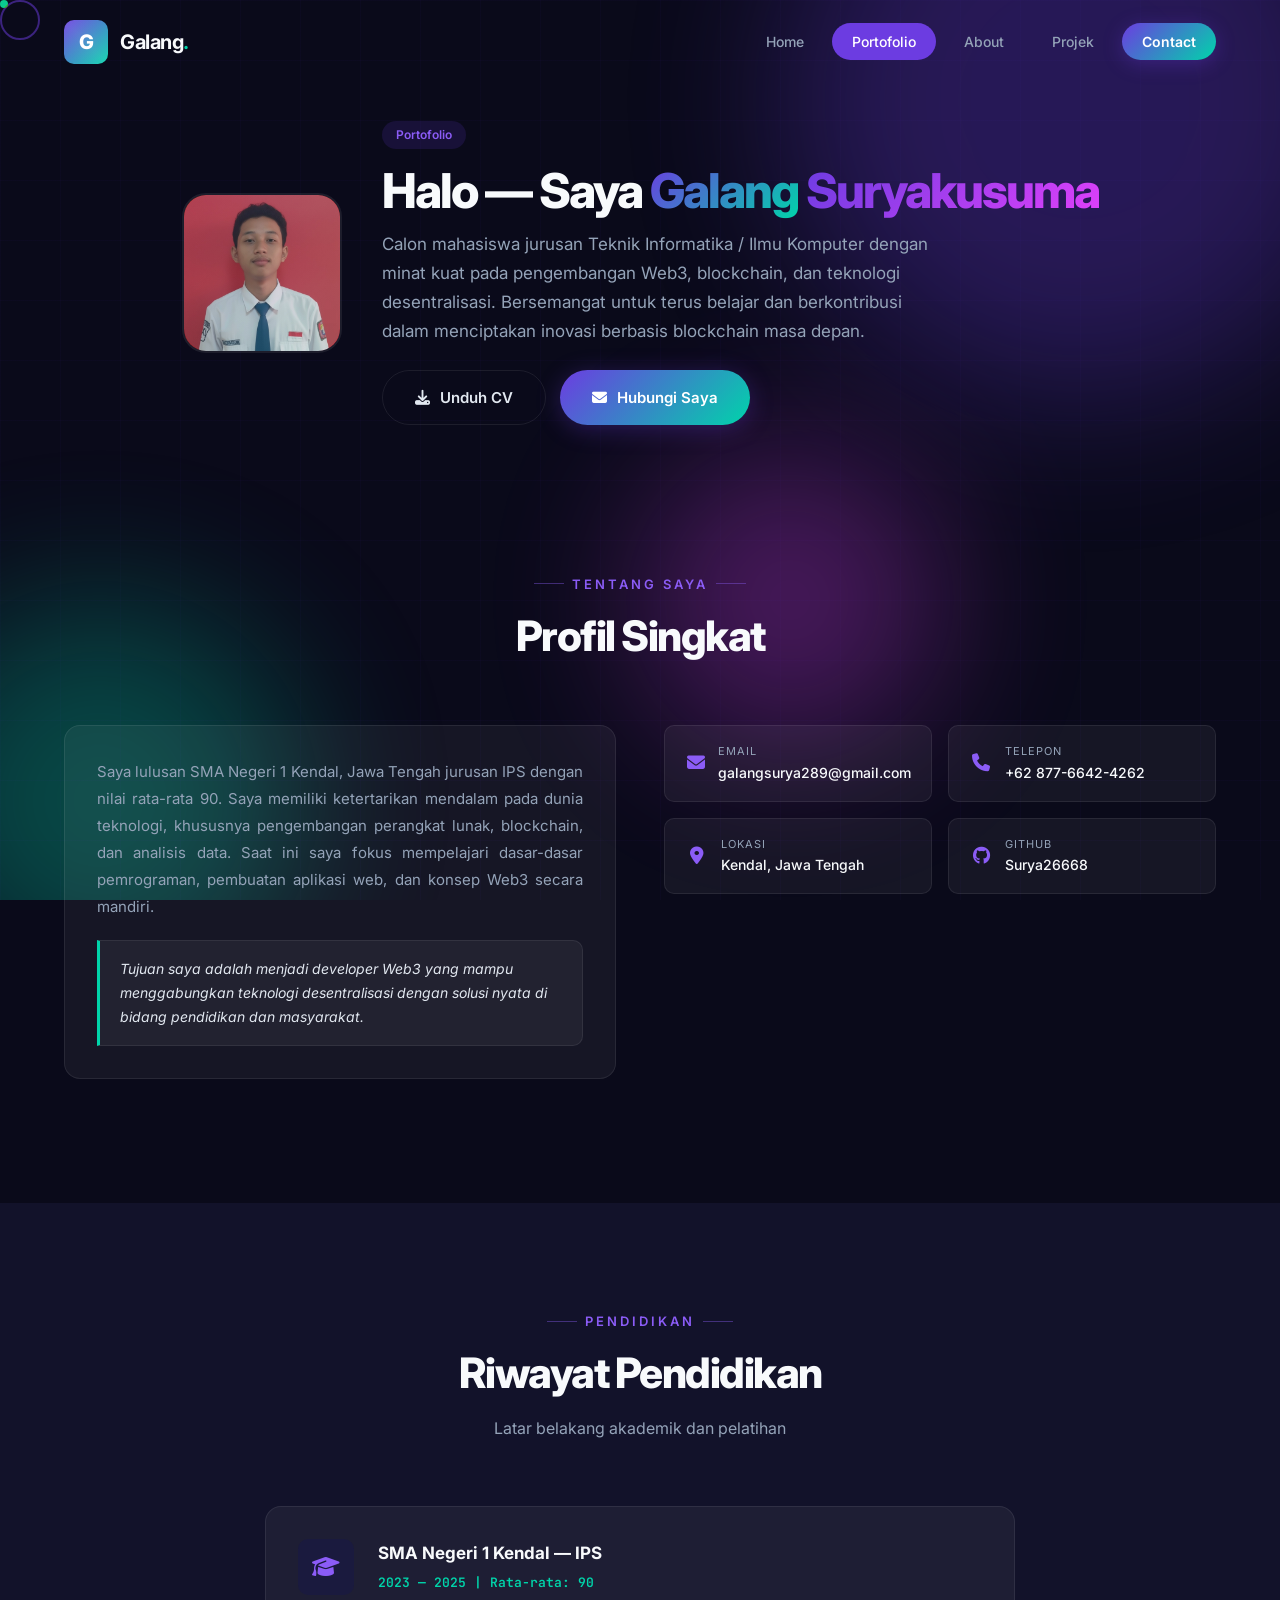
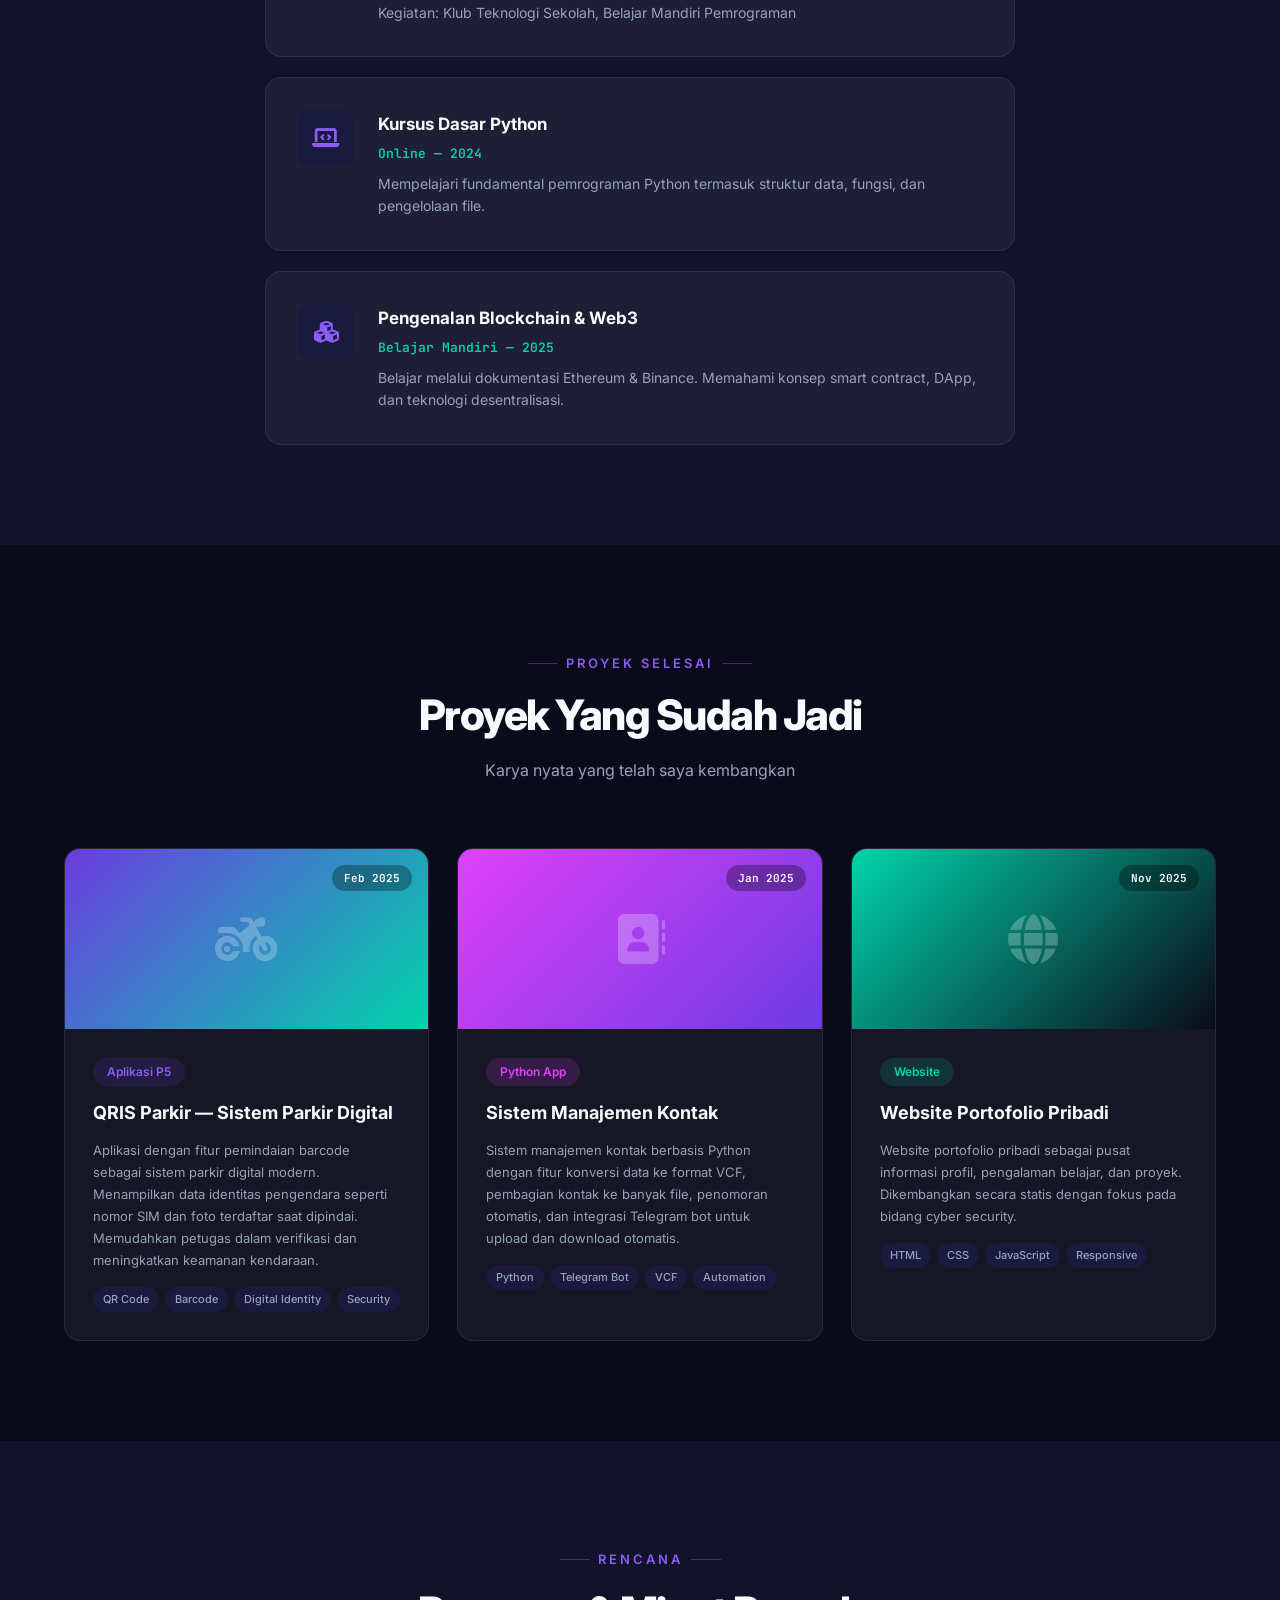
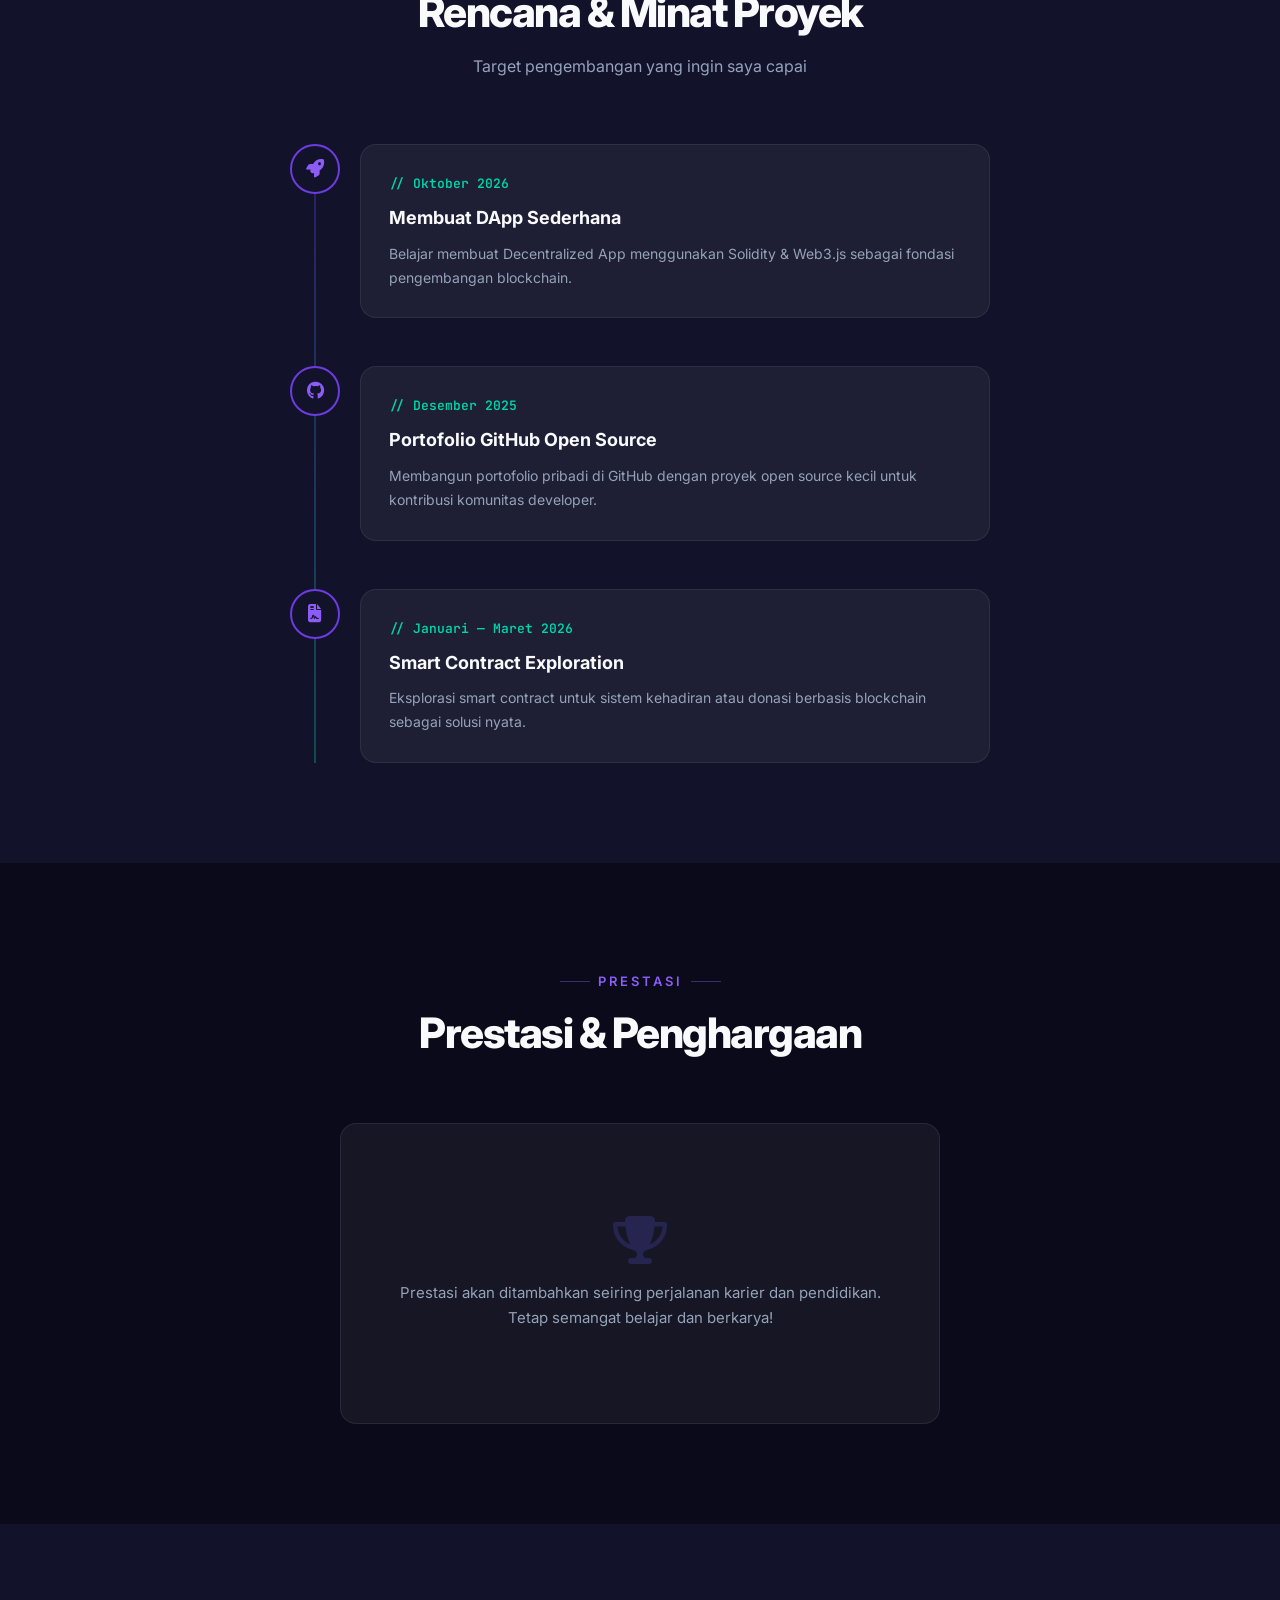
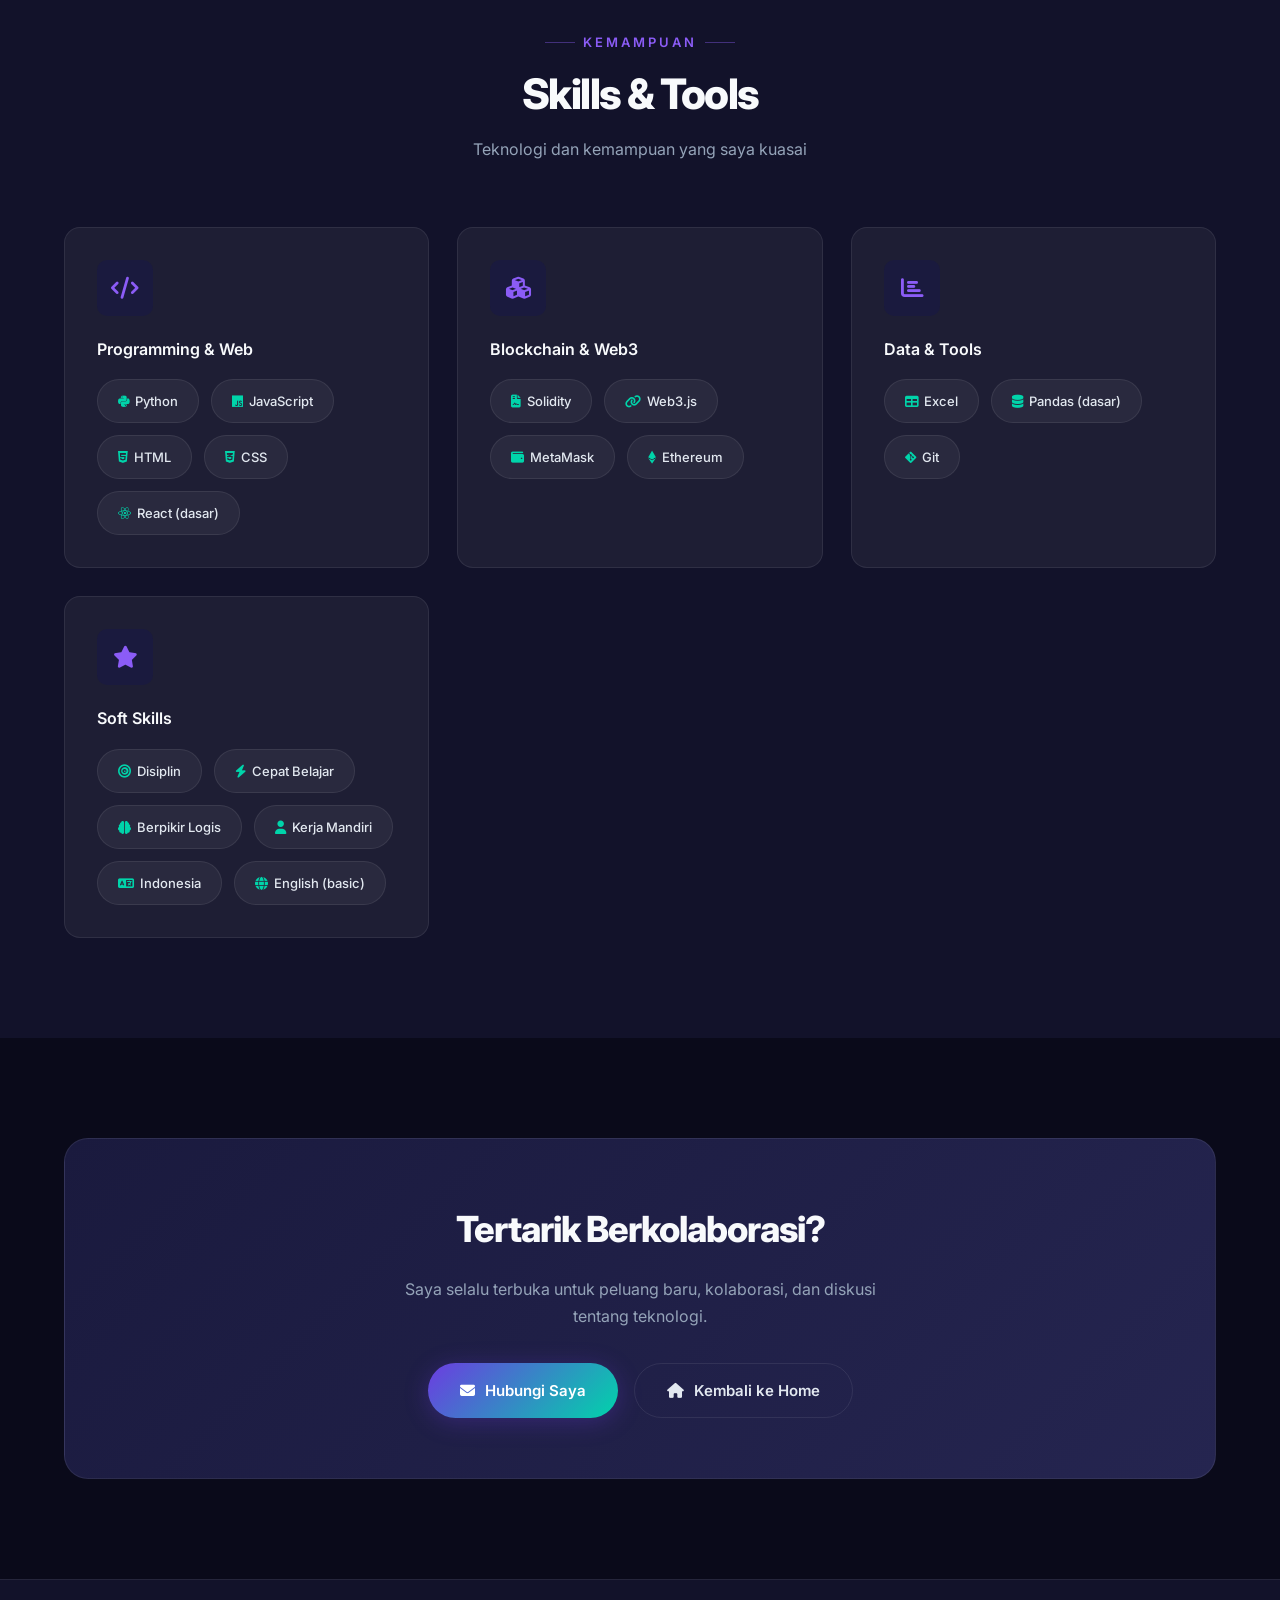
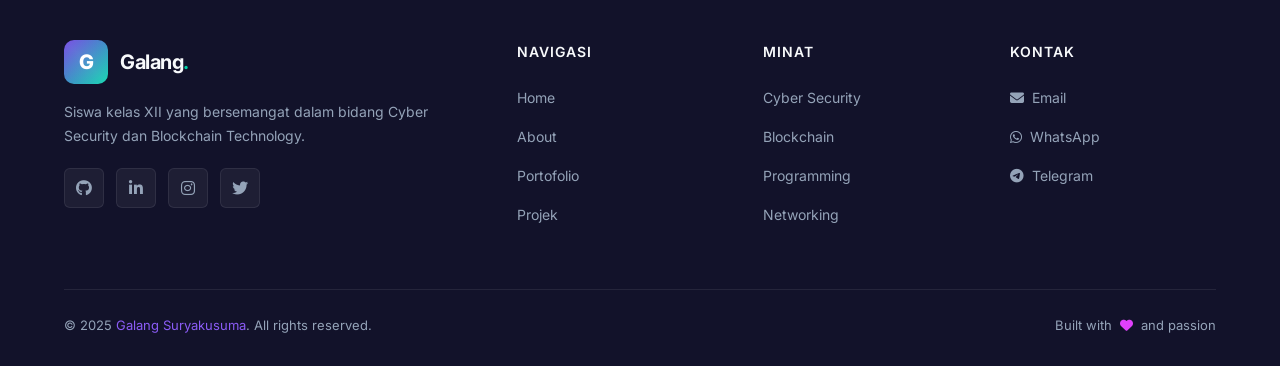
<file: portofolio.html>
<!DOCTYPE html>
<html lang="id">
<head>
    <meta charset="utf-8">
    <meta name="viewport" content="width=device-width, initial-scale=1">
    <title>Portofolio | Galang Suryakusuma</title>
    <link rel="stylesheet" href="style.css">
    <link rel="stylesheet" href="https://cdnjs.cloudflare.com/ajax/libs/font-awesome/6.4.0/css/all.min.css">
</head>
<body>
    <div class="loader" id="loader">
        <div class="loader-content">
            <div class="loader-spinner"></div>
            <div class="loader-text">LOADING</div>
        </div>
    </div>

    <div class="bg-animation">
        <div class="orb"></div>
        <div class="orb"></div>
        <div class="orb"></div>
    </div>
    <div class="grid-bg"></div>

    <div class="cursor-dot" id="cursorDot"></div>
    <div class="cursor-ring" id="cursorRing"></div>

    <div class="scroll-progress" id="scrollProgress"></div>

    <nav class="navbar" id="navbar">
        <div class="container">
            <a href="index.html" class="logo">
                <div class="logo-icon">G</div>
                <div class="logo-text">Galang<span>.</span></div>
            </a>
            <ul class="nav-links" id="navLinks">
                <li><a href="index.html">Home</a></li>
                <li><a href="portofolio.html" class="active">Portofolio</a></li>
                <li><a href="about.html">About</a></li>
                <li><a href="projek.html">Projek</a></li>
                <li><a href="kontak.html" class="nav-cta">Contact</a></li>
            </ul>
            <div class="menu-toggle" id="menuToggle">
                <span></span>
                <span></span>
                <span></span>
            </div>
        </div>
    </nav>

    <section class="page-hero">
        <div class="container">
            <div class="page-hero-image" style="animation:fadeInUp 0.6s ease forwards;opacity:0;">
                <img src="g.jpg" alt="Galang Suryakusuma">
            </div>
            <div class="page-hero-content">
                <div style="animation:fadeInUp 0.6s ease 0.1s forwards;opacity:0;">
                    <span class="tag" style="margin-bottom:16px;">Portofolio</span>
                </div>
                <h1 style="animation:fadeInUp 0.6s ease 0.2s forwards;opacity:0;">
                    Halo — Saya <span class="gradient-text">Galang</span> <span class="gradient-text-2">Suryakusuma</span>
                </h1>
                <p style="animation:fadeInUp 0.6s ease 0.3s forwards;opacity:0;">
                    Calon mahasiswa jurusan Teknik Informatika / Ilmu Komputer dengan minat kuat pada pengembangan Web3, blockchain, dan teknologi desentralisasi. Bersemangat untuk terus belajar dan berkontribusi dalam menciptakan inovasi berbasis blockchain masa depan.
                </p>
                <div class="page-hero-buttons" style="animation:fadeInUp 0.6s ease 0.4s forwards;opacity:0;">
                    <a href="0.pdf" class="btn btn-outline"><i class="fas fa-download"></i> Unduh CV</a>
                    <a href="kontak.html" class="btn btn-primary"><i class="fas fa-envelope"></i> Hubungi Saya</a>
                </div>
            </div>
        </div>
    </section>

    <section id="about">
        <div class="container">
            <div class="section-header reveal">
                <div class="section-label">Tentang Saya</div>
                <h2 class="section-title">Profil Singkat</h2>
            </div>
            <div style="display:grid;grid-template-columns:1fr 1fr;gap:48px;align-items:start;">
                <div class="reveal-left">
                    <div class="glass-card-static" style="margin-bottom:24px;">
                        <p style="font-size:15px;color:var(--text-muted);line-height:1.8;text-align:justify;">
                            Saya lulusan SMA Negeri 1 Kendal, Jawa Tengah jurusan IPS dengan nilai rata-rata 90. Saya memiliki ketertarikan mendalam pada dunia teknologi, khususnya pengembangan perangkat lunak, blockchain, dan analisis data. Saat ini saya fokus mempelajari dasar-dasar pemrograman, pembuatan aplikasi web, dan konsep Web3 secara mandiri.
                        </p>
                        <div style="background:var(--glass);border:1px solid var(--glass-border);border-left:3px solid var(--accent);padding:16px 20px;border-radius:0 var(--radius-sm) var(--radius-sm) 0;margin-top:20px;">
                            <p style="font-style:italic;color:var(--text);font-size:14px;">Tujuan saya adalah menjadi developer Web3 yang mampu menggabungkan teknologi desentralisasi dengan solusi nyata di bidang pendidikan dan masyarakat.</p>
                        </div>
                    </div>
                </div>
                <div class="reveal-right">
                    <div class="info-grid">
                        <div class="info-item">
                            <i class="fas fa-envelope"></i>
                            <div>
                                <div class="info-label">Email</div>
                                <div class="info-value">galangsurya289@gmail.com</div>
                            </div>
                        </div>
                        <div class="info-item">
                            <i class="fas fa-phone"></i>
                            <div>
                                <div class="info-label">Telepon</div>
                                <div class="info-value">+62 877-6642-4262</div>
                            </div>
                        </div>
                        <div class="info-item">
                            <i class="fas fa-location-dot"></i>
                            <div>
                                <div class="info-label">Lokasi</div>
                                <div class="info-value">Kendal, Jawa Tengah</div>
                            </div>
                        </div>
                        <div class="info-item">
                            <i class="fab fa-github"></i>
                            <div>
                                <div class="info-label">GitHub</div>
                                <div class="info-value">Surya26668</div>
                            </div>
                        </div>
                    </div>
                </div>
            </div>
        </div>
    </section>

    <section class="section-alt" id="education">
        <div class="container">
            <div class="section-header reveal">
                <div class="section-label">Pendidikan</div>
                <h2 class="section-title">Riwayat Pendidikan</h2>
                <p class="section-desc">Latar belakang akademik dan pelatihan</p>
            </div>
            <div style="max-width:750px;margin:0 auto;">
                <div class="edu-card reveal">
                    <div class="edu-icon"><i class="fas fa-graduation-cap"></i></div>
                    <div class="edu-info">
                        <h4>SMA Negeri 1 Kendal — IPS</h4>
                        <div class="edu-period">2023 — 2025 | Rata-rata: 90</div>
                        <p>Kegiatan: Klub Teknologi Sekolah, Belajar Mandiri Pemrograman</p>
                    </div>
                </div>
                <div class="edu-card reveal">
                    <div class="edu-icon"><i class="fas fa-laptop-code"></i></div>
                    <div class="edu-info">
                        <h4>Kursus Dasar Python</h4>
                        <div class="edu-period">Online — 2024</div>
                        <p>Mempelajari fundamental pemrograman Python termasuk struktur data, fungsi, dan pengelolaan file.</p>
                    </div>
                </div>
                <div class="edu-card reveal">
                    <div class="edu-icon"><i class="fas fa-cubes"></i></div>
                    <div class="edu-info">
                        <h4>Pengenalan Blockchain & Web3</h4>
                        <div class="edu-period">Belajar Mandiri — 2025</div>
                        <p>Belajar melalui dokumentasi Ethereum & Binance. Memahami konsep smart contract, DApp, dan teknologi desentralisasi.</p>
                    </div>
                </div>
            </div>
        </div>
    </section>

    <section id="projects">
        <div class="container">
            <div class="section-header reveal">
                <div class="section-label">Proyek Selesai</div>
                <h2 class="section-title">Proyek Yang Sudah Jadi</h2>
                <p class="section-desc">Karya nyata yang telah saya kembangkan</p>
            </div>
            <div class="project-grid">
                <div class="project-card reveal">
                    <div class="project-card-header" style="background:linear-gradient(135deg,#6C3CE1,#00D4AA);">
                        <i class="fas fa-motorcycle"></i>
                        <span class="project-date">Feb 2025</span>
                    </div>
                    <div class="project-card-body">
                        <span class="tag" style="margin-bottom:12px;">Aplikasi P5</span>
                        <h3>QRIS Parkir — Sistem Parkir Digital</h3>
                        <p>Aplikasi dengan fitur pemindaian barcode sebagai sistem parkir digital modern. Menampilkan data identitas pengendara seperti nomor SIM dan foto terdaftar saat dipindai. Memudahkan petugas dalam verifikasi dan meningkatkan keamanan kendaraan.</p>
                        <div class="project-card-tags">
                            <span>QR Code</span>
                            <span>Barcode</span>
                            <span>Digital Identity</span>
                            <span>Security</span>
                        </div>
                    </div>
                </div>

                <div class="project-card reveal">
                    <div class="project-card-header" style="background:linear-gradient(135deg,#E040FB,#6C3CE1);">
                        <i class="fas fa-address-book"></i>
                        <span class="project-date">Jan 2025</span>
                    </div>
                    <div class="project-card-body">
                        <span class="tag tag-pink" style="margin-bottom:12px;">Python App</span>
                        <h3>Sistem Manajemen Kontak</h3>
                        <p>Sistem manajemen kontak berbasis Python dengan fitur konversi data ke format VCF, pembagian kontak ke banyak file, penomoran otomatis, dan integrasi Telegram bot untuk upload dan download otomatis.</p>
                        <div class="project-card-tags">
                            <span>Python</span>
                            <span>Telegram Bot</span>
                            <span>VCF</span>
                            <span>Automation</span>
                        </div>
                    </div>
                </div>

                <div class="project-card reveal">
                    <div class="project-card-header" style="background:linear-gradient(135deg,#00D4AA,#0A0A1A);">
                        <i class="fas fa-globe"></i>
                        <span class="project-date">Nov 2025</span>
                    </div>
                    <div class="project-card-body">
                        <span class="tag tag-accent" style="margin-bottom:12px;">Website</span>
                        <h3>Website Portofolio Pribadi</h3>
                        <p>Website portofolio pribadi sebagai pusat informasi profil, pengalaman belajar, dan proyek. Dikembangkan secara statis dengan fokus pada bidang cyber security.</p>
                        <div class="project-card-tags">
                            <span>HTML</span>
                            <span>CSS</span>
                            <span>JavaScript</span>
                            <span>Responsive</span>
                        </div>
                    </div>
                </div>
            </div>
        </div>
    </section>

    <section class="section-alt" id="plans">
        <div class="container">
            <div class="section-header reveal">
                <div class="section-label">Rencana</div>
                <h2 class="section-title">Rencana & Minat Proyek</h2>
                <p class="section-desc">Target pengembangan yang ingin saya capai</p>
            </div>
            <div class="timeline">
                <div class="timeline-item reveal">
                    <div class="timeline-dot"><i class="fas fa-rocket"></i></div>
                    <div class="timeline-content">
                        <div class="timeline-date">// Oktober 2026</div>
                        <h4>Membuat DApp Sederhana</h4>
                        <p>Belajar membuat Decentralized App menggunakan Solidity & Web3.js sebagai fondasi pengembangan blockchain.</p>
                    </div>
                </div>
                <div class="timeline-item reveal">
                    <div class="timeline-dot"><i class="fab fa-github"></i></div>
                    <div class="timeline-content">
                        <div class="timeline-date">// Desember 2025</div>
                        <h4>Portofolio GitHub Open Source</h4>
                        <p>Membangun portofolio pribadi di GitHub dengan proyek open source kecil untuk kontribusi komunitas developer.</p>
                    </div>
                </div>
                <div class="timeline-item reveal">
                    <div class="timeline-dot"><i class="fas fa-file-contract"></i></div>
                    <div class="timeline-content">
                        <div class="timeline-date">// Januari — Maret 2026</div>
                        <h4>Smart Contract Exploration</h4>
                        <p>Eksplorasi smart contract untuk sistem kehadiran atau donasi berbasis blockchain sebagai solusi nyata.</p>
                    </div>
                </div>
            </div>
        </div>
    </section>

    <section id="achievements">
        <div class="container">
            <div class="section-header reveal">
                <div class="section-label">Prestasi</div>
                <h2 class="section-title">Prestasi & Penghargaan</h2>
            </div>
            <div class="glass-card-static reveal" style="max-width:600px;margin:0 auto;">
                <div class="achievement-empty">
                    <i class="fas fa-trophy"></i>
                    <p>Prestasi akan ditambahkan seiring perjalanan karier dan pendidikan. Tetap semangat belajar dan berkarya!</p>
                </div>
            </div>
        </div>
    </section>

    <section class="section-alt" id="skills">
        <div class="container">
            <div class="section-header reveal">
                <div class="section-label">Kemampuan</div>
                <h2 class="section-title">Skills & Tools</h2>
                <p class="section-desc">Teknologi dan kemampuan yang saya kuasai</p>
            </div>
            <div style="display:grid;grid-template-columns:repeat(auto-fit,minmax(300px,1fr));gap:28px;">
                <div class="glass-card reveal">
                    <div class="icon-box"><i class="fas fa-code"></i></div>
                    <h4 style="font-size:16px;font-weight:600;color:var(--text-bright);margin-bottom:16px;">Programming & Web</h4>
                    <div class="skills-flex">
                        <span class="skill-tag"><i class="fab fa-python"></i>Python</span>
                        <span class="skill-tag"><i class="fab fa-js"></i>JavaScript</span>
                        <span class="skill-tag"><i class="fab fa-html5"></i>HTML</span>
                        <span class="skill-tag"><i class="fab fa-css3-alt"></i>CSS</span>
                        <span class="skill-tag"><i class="fab fa-react"></i>React (dasar)</span>
                    </div>
                </div>
                <div class="glass-card reveal">
                    <div class="icon-box"><i class="fas fa-cubes"></i></div>
                    <h4 style="font-size:16px;font-weight:600;color:var(--text-bright);margin-bottom:16px;">Blockchain & Web3</h4>
                    <div class="skills-flex">
                        <span class="skill-tag"><i class="fas fa-file-contract"></i>Solidity</span>
                        <span class="skill-tag"><i class="fas fa-link"></i>Web3.js</span>
                        <span class="skill-tag"><i class="fas fa-wallet"></i>MetaMask</span>
                        <span class="skill-tag"><i class="fab fa-ethereum"></i>Ethereum</span>
                    </div>
                </div>
                <div class="glass-card reveal">
                    <div class="icon-box"><i class="fas fa-chart-bar"></i></div>
                    <h4 style="font-size:16px;font-weight:600;color:var(--text-bright);margin-bottom:16px;">Data & Tools</h4>
                    <div class="skills-flex">
                        <span class="skill-tag"><i class="fas fa-table"></i>Excel</span>
                        <span class="skill-tag"><i class="fas fa-database"></i>Pandas (dasar)</span>
                        <span class="skill-tag"><i class="fab fa-git-alt"></i>Git</span>
                    </div>
                </div>
                <div class="glass-card reveal">
                    <div class="icon-box"><i class="fas fa-star"></i></div>
                    <h4 style="font-size:16px;font-weight:600;color:var(--text-bright);margin-bottom:16px;">Soft Skills</h4>
                    <div class="skills-flex">
                        <span class="skill-tag"><i class="fas fa-bullseye"></i>Disiplin</span>
                        <span class="skill-tag"><i class="fas fa-bolt"></i>Cepat Belajar</span>
                        <span class="skill-tag"><i class="fas fa-brain"></i>Berpikir Logis</span>
                        <span class="skill-tag"><i class="fas fa-user"></i>Kerja Mandiri</span>
                        <span class="skill-tag"><i class="fas fa-language"></i>Indonesia</span>
                        <span class="skill-tag"><i class="fas fa-globe"></i>English (basic)</span>
                    </div>
                </div>
            </div>
        </div>
    </section>

    <section style="padding:100px 0;">
        <div class="container">
            <div class="reveal" style="background:linear-gradient(135deg,var(--dark-3),var(--dark-4));border:1px solid var(--glass-border);border-radius:24px;padding:60px;text-align:center;position:relative;overflow:hidden;">
                <h2 style="font-size:36px;font-weight:800;color:var(--text-bright);margin-bottom:16px;letter-spacing:-1px;position:relative;">Tertarik Berkolaborasi?</h2>
                <p style="font-size:16px;color:var(--text-muted);margin-bottom:32px;max-width:500px;margin-left:auto;margin-right:auto;position:relative;">Saya selalu terbuka untuk peluang baru, kolaborasi, dan diskusi tentang teknologi.</p>
                <div style="display:flex;justify-content:center;gap:16px;position:relative;flex-wrap:wrap;">
                    <a href="kontak.html" class="btn btn-primary"><i class="fas fa-envelope"></i> Hubungi Saya</a>
                    <a href="index.html" class="btn btn-outline"><i class="fas fa-home"></i> Kembali ke Home</a>
                </div>
            </div>
        </div>
    </section>

    <footer class="footer">
        <div class="container">
            <div class="footer-grid">
                <div class="footer-brand">
                    <a href="index.html" class="logo">
                        <div class="logo-icon">G</div>
                        <div class="logo-text">Galang<span>.</span></div>
                    </a>
                    <p>Siswa kelas XII yang bersemangat dalam bidang Cyber Security dan Blockchain Technology.</p>
                    <div class="footer-social">
                        <a href="#"><i class="fab fa-github"></i></a>
                        <a href="#"><i class="fab fa-linkedin-in"></i></a>
                        <a href="#"><i class="fab fa-instagram"></i></a>
                        <a href="#"><i class="fab fa-twitter"></i></a>
                    </div>
                </div>
                <div class="footer-col">
                    <h4>Navigasi</h4>
                    <ul>
                        <li><a href="index.html">Home</a></li>
                        <li><a href="about.html">About</a></li>
                        <li><a href="portofolio.html">Portofolio</a></li>
                        <li><a href="projek.html">Projek</a></li>
                    </ul>
                </div>
                <div class="footer-col">
                    <h4>Minat</h4>
                    <ul>
                        <li><a href="#">Cyber Security</a></li>
                        <li><a href="#">Blockchain</a></li>
                        <li><a href="#">Programming</a></li>
                        <li><a href="#">Networking</a></li>
                    </ul>
                </div>
                <div class="footer-col">
                    <h4>Kontak</h4>
                    <ul>
                        <li><a href="kontak.html"><i class="fas fa-envelope" style="margin-right:8px;"></i>Email</a></li>
                        <li><a href="#"><i class="fab fa-whatsapp" style="margin-right:8px;"></i>WhatsApp</a></li>
                        <li><a href="#"><i class="fab fa-telegram" style="margin-right:8px;"></i>Telegram</a></li>
                    </ul>
                </div>
            </div>
            <div class="footer-bottom">
                <p>&copy; 2025 <a href="#">Galang Suryakusuma</a>. All rights reserved.</p>
                <p>Built with <i class="fas fa-heart" style="color:#E040FB;margin:0 4px;"></i> and passion</p>
            </div>
        </div>
    </footer>

    <button class="scroll-top" id="scrollTop"><i class="fas fa-arrow-up"></i></button>

    <script src="script.js"></script>
</body>
</html>
</file>
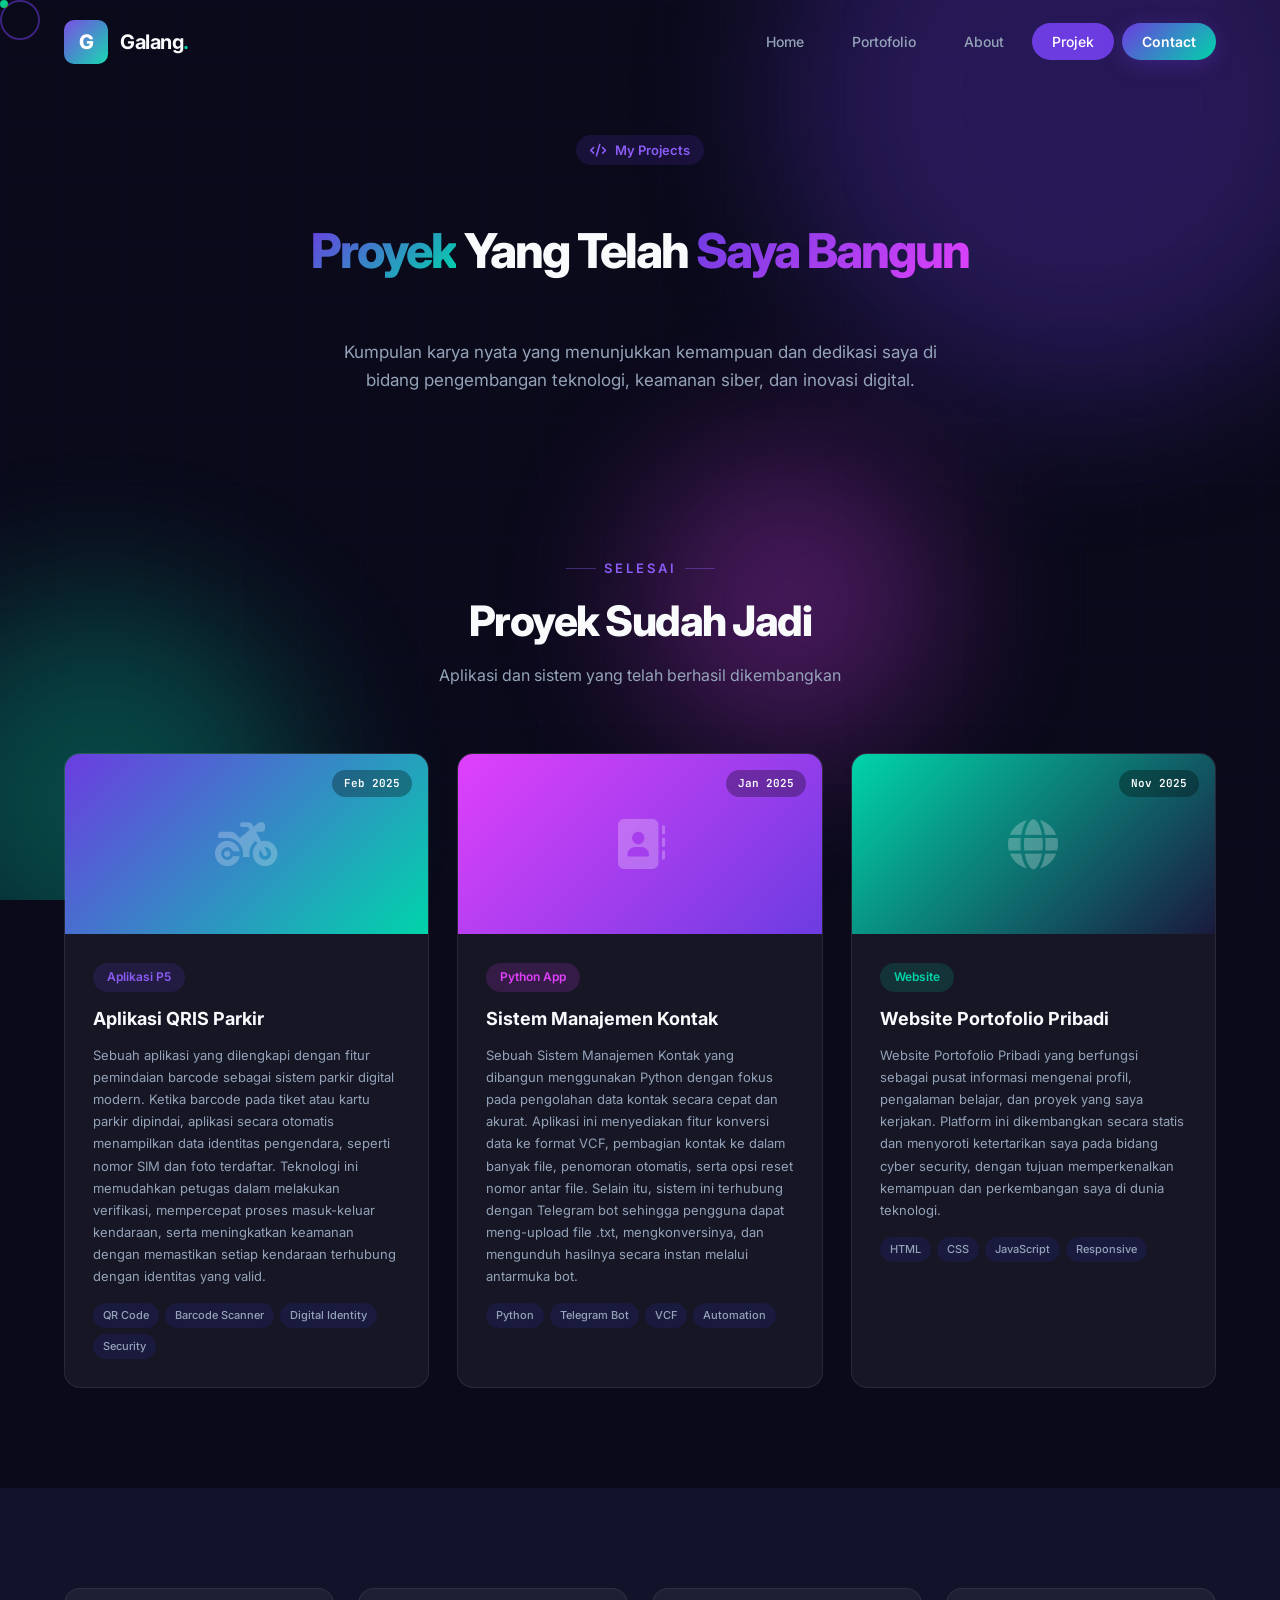
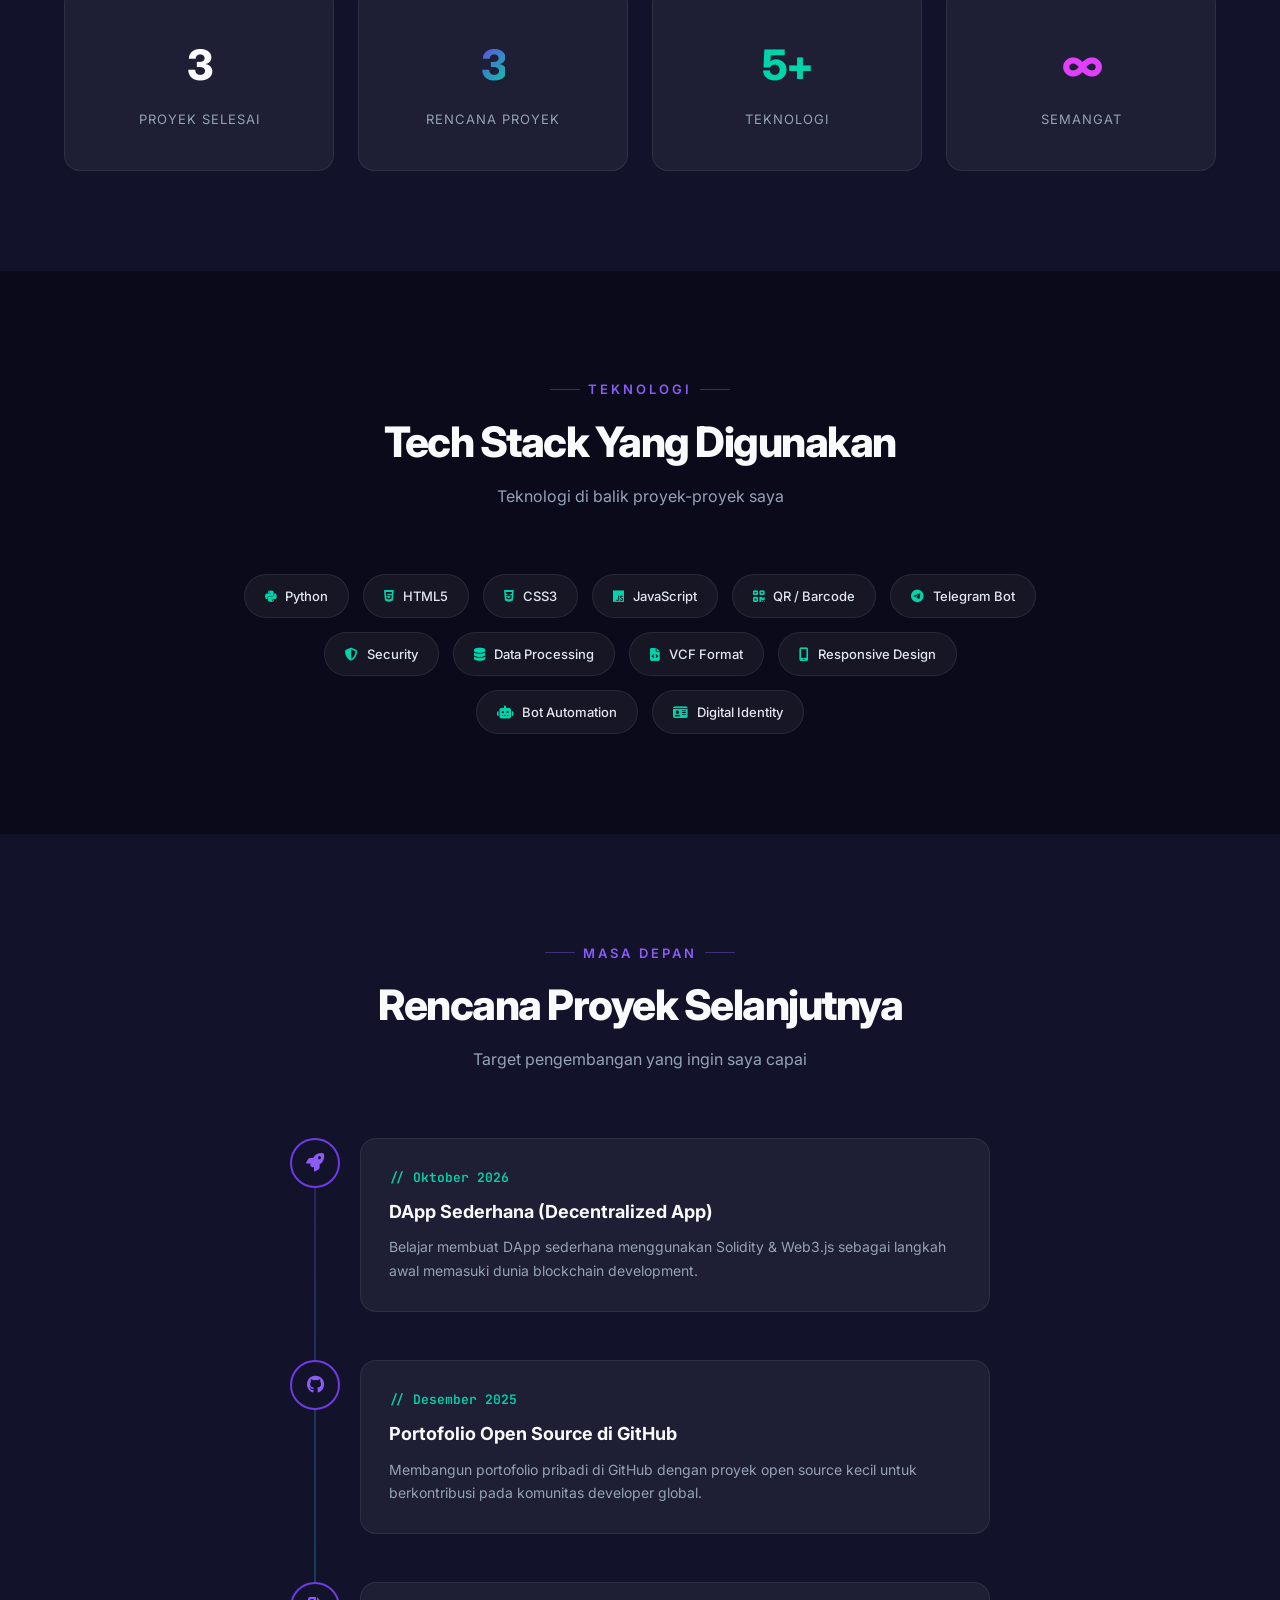
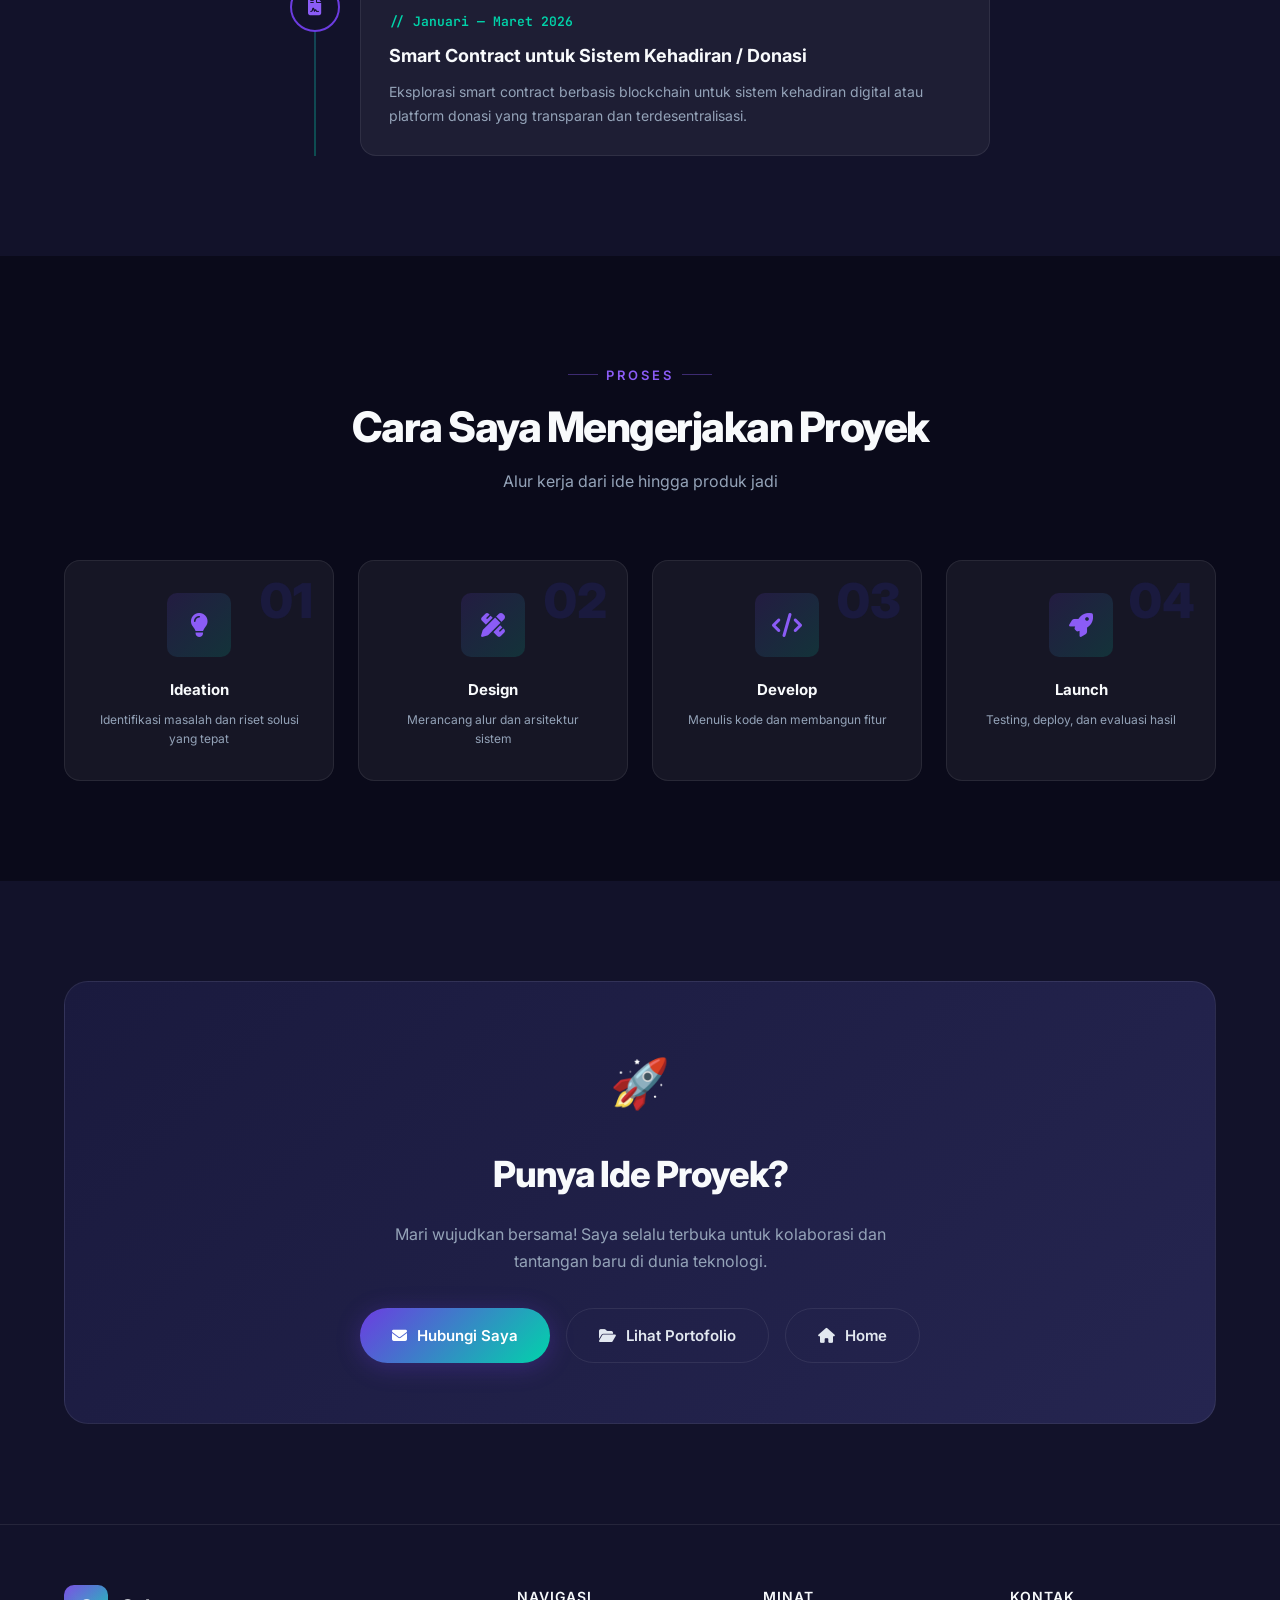
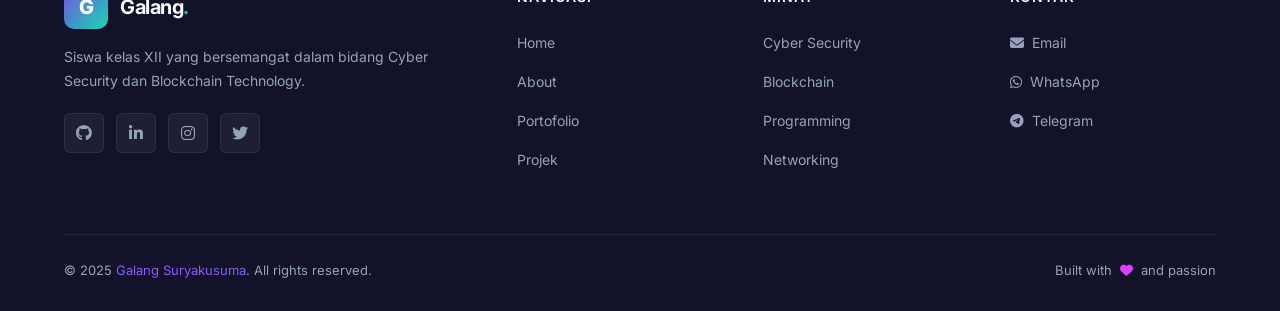
<file: projek.html>
<!DOCTYPE html>
<html lang="id">
<head>
    <meta charset="utf-8">
    <meta name="viewport" content="width=device-width, initial-scale=1">
    <title>Projek | Galang Suryakusuma</title>
    <link rel="stylesheet" href="style.css">
    <link rel="stylesheet" href="https://cdnjs.cloudflare.com/ajax/libs/font-awesome/6.4.0/css/all.min.css">
</head>
<body>
    <div class="loader" id="loader">
        <div class="loader-content">
            <div class="loader-spinner"></div>
            <div class="loader-text">LOADING</div>
        </div>
    </div>

    <div class="bg-animation">
        <div class="orb"></div>
        <div class="orb"></div>
        <div class="orb"></div>
    </div>
    <div class="grid-bg"></div>

    <div class="cursor-dot" id="cursorDot"></div>
    <div class="cursor-ring" id="cursorRing"></div>

    <div class="scroll-progress" id="scrollProgress"></div>

    <nav class="navbar" id="navbar">
        <div class="container">
            <a href="index.html" class="logo">
                <div class="logo-icon">G</div>
                <div class="logo-text">Galang<span>.</span></div>
            </a>
            <ul class="nav-links" id="navLinks">
                <li><a href="index.html">Home</a></li>
                <li><a href="portofolio.html">Portofolio</a></li>
                <li><a href="about.html">About</a></li>
                <li><a href="projek.html" class="active">Projek</a></li>
                <li><a href="kontak.html" class="nav-cta">Contact</a></li>
            </ul>
            <div class="menu-toggle" id="menuToggle">
                <span></span>
                <span></span>
                <span></span>
            </div>
        </div>
    </nav>

    <section class="page-hero">
        <div class="container" style="flex-direction:column;text-align:center;">
            <div style="animation:fadeInUp 0.6s ease forwards;opacity:0;">
                <span class="tag" style="margin-bottom:20px;font-size:13px;"><i class="fas fa-code" style="margin-right:6px;"></i> My Projects</span>
            </div>
            <h1 class="page-hero-content" style="animation:fadeInUp 0.6s ease 0.1s forwards;opacity:0;padding:0;">
                <span style="font-size:48px;font-weight:800;color:var(--text-bright);letter-spacing:-2px;line-height:1.1;display:block;">
                    <span class="gradient-text">Proyek</span> Yang Telah
                    <span class="gradient-text-2">Saya Bangun</span>
                </span>
            </h1>
            <p style="font-size:17px;color:var(--text-muted);max-width:600px;margin:20px auto 0;line-height:1.7;animation:fadeInUp 0.6s ease 0.2s forwards;opacity:0;">
                Kumpulan karya nyata yang menunjukkan kemampuan dan dedikasi saya di bidang pengembangan teknologi, keamanan siber, dan inovasi digital.
            </p>
        </div>
    </section>

    <section id="completed-projects">
        <div class="container">
            <div class="section-header reveal">
                <div class="section-label">Selesai</div>
                <h2 class="section-title">Proyek Sudah Jadi</h2>
                <p class="section-desc">Aplikasi dan sistem yang telah berhasil dikembangkan</p>
            </div>

            <div class="project-grid">
                <div class="project-card reveal">
                    <div class="project-card-header" style="background:linear-gradient(135deg,#6C3CE1,#00D4AA);">
                        <i class="fas fa-motorcycle"></i>
                        <span class="project-date">Feb 2025</span>
                    </div>
                    <div class="project-card-body">
                        <span class="tag" style="margin-bottom:12px;">Aplikasi P5</span>
                        <h3>Aplikasi QRIS Parkir</h3>
                        <p>Sebuah aplikasi yang dilengkapi dengan fitur pemindaian barcode sebagai sistem parkir digital modern. Ketika barcode pada tiket atau kartu parkir dipindai, aplikasi secara otomatis menampilkan data identitas pengendara, seperti nomor SIM dan foto terdaftar. Teknologi ini memudahkan petugas dalam melakukan verifikasi, mempercepat proses masuk-keluar kendaraan, serta meningkatkan keamanan dengan memastikan setiap kendaraan terhubung dengan identitas yang valid.</p>
                        <div class="project-card-tags">
                            <span>QR Code</span>
                            <span>Barcode Scanner</span>
                            <span>Digital Identity</span>
                            <span>Security</span>
                        </div>
                    </div>
                </div>

                <div class="project-card reveal">
                    <div class="project-card-header" style="background:linear-gradient(135deg,#E040FB,#6C3CE1);">
                        <i class="fas fa-address-book"></i>
                        <span class="project-date">Jan 2025</span>
                    </div>
                    <div class="project-card-body">
                        <span class="tag tag-pink" style="margin-bottom:12px;">Python App</span>
                        <h3>Sistem Manajemen Kontak</h3>
                        <p>Sebuah Sistem Manajemen Kontak yang dibangun menggunakan Python dengan fokus pada pengolahan data kontak secara cepat dan akurat. Aplikasi ini menyediakan fitur konversi data ke format VCF, pembagian kontak ke dalam banyak file, penomoran otomatis, serta opsi reset nomor antar file. Selain itu, sistem ini terhubung dengan Telegram bot sehingga pengguna dapat meng-upload file .txt, mengkonversinya, dan mengunduh hasilnya secara instan melalui antarmuka bot.</p>
                        <div class="project-card-tags">
                            <span>Python</span>
                            <span>Telegram Bot</span>
                            <span>VCF</span>
                            <span>Automation</span>
                        </div>
                    </div>
                </div>

                <div class="project-card reveal">
                    <div class="project-card-header" style="background:linear-gradient(135deg,#00D4AA,#1A1A3E);">
                        <i class="fas fa-globe"></i>
                        <span class="project-date">Nov 2025</span>
                    </div>
                    <div class="project-card-body">
                        <span class="tag tag-accent" style="margin-bottom:12px;">Website</span>
                        <h3>Website Portofolio Pribadi</h3>
                        <p>Website Portofolio Pribadi yang berfungsi sebagai pusat informasi mengenai profil, pengalaman belajar, dan proyek yang saya kerjakan. Platform ini dikembangkan secara statis dan menyoroti ketertarikan saya pada bidang cyber security, dengan tujuan memperkenalkan kemampuan dan perkembangan saya di dunia teknologi.</p>
                        <div class="project-card-tags">
                            <span>HTML</span>
                            <span>CSS</span>
                            <span>JavaScript</span>
                            <span>Responsive</span>
                        </div>
                    </div>
                </div>
            </div>
        </div>
    </section>

    <section class="section-alt" id="project-stats">
        <div class="container">
            <div class="reveal" style="display:grid;grid-template-columns:repeat(4,1fr);gap:24px;text-align:center;">
                <div class="glass-card" style="padding:40px 20px;">
                    <div style="font-size:42px;font-weight:800;color:var(--text-bright);letter-spacing:-2px;">3</div>
                    <div style="font-size:13px;color:var(--text-muted);margin-top:8px;text-transform:uppercase;letter-spacing:1px;">Proyek Selesai</div>
                </div>
                <div class="glass-card" style="padding:40px 20px;">
                    <div style="font-size:42px;font-weight:800;letter-spacing:-2px;"><span class="gradient-text">3</span></div>
                    <div style="font-size:13px;color:var(--text-muted);margin-top:8px;text-transform:uppercase;letter-spacing:1px;">Rencana Proyek</div>
                </div>
                <div class="glass-card" style="padding:40px 20px;">
                    <div style="font-size:42px;font-weight:800;color:var(--accent);letter-spacing:-2px;">5+</div>
                    <div style="font-size:13px;color:var(--text-muted);margin-top:8px;text-transform:uppercase;letter-spacing:1px;">Teknologi</div>
                </div>
                <div class="glass-card" style="padding:40px 20px;">
                    <div style="font-size:42px;font-weight:800;color:#E040FB;letter-spacing:-2px;">∞</div>
                    <div style="font-size:13px;color:var(--text-muted);margin-top:8px;text-transform:uppercase;letter-spacing:1px;">Semangat</div>
                </div>
            </div>
        </div>
    </section>

    <section id="tech-used">
        <div class="container">
            <div class="section-header reveal">
                <div class="section-label">Teknologi</div>
                <h2 class="section-title">Tech Stack Yang Digunakan</h2>
                <p class="section-desc">Teknologi di balik proyek-proyek saya</p>
            </div>
            <div class="reveal" style="display:flex;flex-wrap:wrap;gap:14px;justify-content:center;max-width:800px;margin:0 auto;">
                <span class="skill-tag"><i class="fab fa-python"></i> Python</span>
                <span class="skill-tag"><i class="fab fa-html5"></i> HTML5</span>
                <span class="skill-tag"><i class="fab fa-css3-alt"></i> CSS3</span>
                <span class="skill-tag"><i class="fab fa-js"></i> JavaScript</span>
                <span class="skill-tag"><i class="fas fa-qrcode"></i> QR / Barcode</span>
                <span class="skill-tag"><i class="fab fa-telegram"></i> Telegram Bot</span>
                <span class="skill-tag"><i class="fas fa-shield-halved"></i> Security</span>
                <span class="skill-tag"><i class="fas fa-database"></i> Data Processing</span>
                <span class="skill-tag"><i class="fas fa-file-code"></i> VCF Format</span>
                <span class="skill-tag"><i class="fas fa-mobile-screen"></i> Responsive Design</span>
                <span class="skill-tag"><i class="fas fa-robot"></i> Bot Automation</span>
                <span class="skill-tag"><i class="fas fa-id-card"></i> Digital Identity</span>
            </div>
        </div>
    </section>

    <section class="section-alt" id="future-plans">
        <div class="container">
            <div class="section-header reveal">
                <div class="section-label">Masa Depan</div>
                <h2 class="section-title">Rencana Proyek Selanjutnya</h2>
                <p class="section-desc">Target pengembangan yang ingin saya capai</p>
            </div>

            <div class="timeline">
                <div class="timeline-item reveal">
                    <div class="timeline-dot"><i class="fas fa-rocket"></i></div>
                    <div class="timeline-content">
                        <div class="timeline-date">// Oktober 2026</div>
                        <h4>DApp Sederhana (Decentralized App)</h4>
                        <p>Belajar membuat DApp sederhana menggunakan Solidity & Web3.js sebagai langkah awal memasuki dunia blockchain development.</p>
                    </div>
                </div>
                <div class="timeline-item reveal">
                    <div class="timeline-dot"><i class="fab fa-github"></i></div>
                    <div class="timeline-content">
                        <div class="timeline-date">// Desember 2025</div>
                        <h4>Portofolio Open Source di GitHub</h4>
                        <p>Membangun portofolio pribadi di GitHub dengan proyek open source kecil untuk berkontribusi pada komunitas developer global.</p>
                    </div>
                </div>
                <div class="timeline-item reveal">
                    <div class="timeline-dot"><i class="fas fa-file-contract"></i></div>
                    <div class="timeline-content">
                        <div class="timeline-date">// Januari — Maret 2026</div>
                        <h4>Smart Contract untuk Sistem Kehadiran / Donasi</h4>
                        <p>Eksplorasi smart contract berbasis blockchain untuk sistem kehadiran digital atau platform donasi yang transparan dan terdesentralisasi.</p>
                    </div>
                </div>
            </div>
        </div>
    </section>

    <section id="project-process">
        <div class="container">
            <div class="section-header reveal">
                <div class="section-label">Proses</div>
                <h2 class="section-title">Cara Saya Mengerjakan Proyek</h2>
                <p class="section-desc">Alur kerja dari ide hingga produk jadi</p>
            </div>
            <div style="display:grid;grid-template-columns:repeat(4,1fr);gap:24px;">
                <div class="glass-card reveal" style="text-align:center;position:relative;">
                    <div style="position:absolute;top:16px;right:20px;font-size:48px;font-weight:900;color:var(--dark-3);line-height:1;">01</div>
                    <div class="icon-box-gradient" style="margin:0 auto 20px;"><i class="fas fa-lightbulb"></i></div>
                    <h4 style="font-size:15px;font-weight:700;color:var(--text-bright);margin-bottom:8px;">Ideation</h4>
                    <p style="font-size:12px;color:var(--text-muted);line-height:1.6;">Identifikasi masalah dan riset solusi yang tepat</p>
                </div>
                <div class="glass-card reveal" style="text-align:center;position:relative;">
                    <div style="position:absolute;top:16px;right:20px;font-size:48px;font-weight:900;color:var(--dark-3);line-height:1;">02</div>
                    <div class="icon-box-gradient" style="margin:0 auto 20px;"><i class="fas fa-pen-ruler"></i></div>
                    <h4 style="font-size:15px;font-weight:700;color:var(--text-bright);margin-bottom:8px;">Design</h4>
                    <p style="font-size:12px;color:var(--text-muted);line-height:1.6;">Merancang alur dan arsitektur sistem</p>
                </div>
                <div class="glass-card reveal" style="text-align:center;position:relative;">
                    <div style="position:absolute;top:16px;right:20px;font-size:48px;font-weight:900;color:var(--dark-3);line-height:1;">03</div>
                    <div class="icon-box-gradient" style="margin:0 auto 20px;"><i class="fas fa-code"></i></div>
                    <h4 style="font-size:15px;font-weight:700;color:var(--text-bright);margin-bottom:8px;">Develop</h4>
                    <p style="font-size:12px;color:var(--text-muted);line-height:1.6;">Menulis kode dan membangun fitur</p>
                </div>
                <div class="glass-card reveal" style="text-align:center;position:relative;">
                    <div style="position:absolute;top:16px;right:20px;font-size:48px;font-weight:900;color:var(--dark-3);line-height:1;">04</div>
                    <div class="icon-box-gradient" style="margin:0 auto 20px;"><i class="fas fa-rocket"></i></div>
                    <h4 style="font-size:15px;font-weight:700;color:var(--text-bright);margin-bottom:8px;">Launch</h4>
                    <p style="font-size:12px;color:var(--text-muted);line-height:1.6;">Testing, deploy, dan evaluasi hasil</p>
                </div>
            </div>
        </div>
    </section>

    <section style="padding:100px 0;background:var(--dark-2);">
        <div class="container">
            <div class="reveal" style="background:linear-gradient(135deg,var(--dark-3),var(--dark-4));border:1px solid var(--glass-border);border-radius:24px;padding:60px;text-align:center;position:relative;overflow:hidden;">
                <div style="font-size:48px;margin-bottom:20px;">🚀</div>
                <h2 style="font-size:36px;font-weight:800;color:var(--text-bright);margin-bottom:16px;letter-spacing:-1px;position:relative;">Punya Ide Proyek?</h2>
                <p style="font-size:16px;color:var(--text-muted);margin-bottom:32px;max-width:500px;margin-left:auto;margin-right:auto;position:relative;">Mari wujudkan bersama! Saya selalu terbuka untuk kolaborasi dan tantangan baru di dunia teknologi.</p>
                <div style="display:flex;justify-content:center;gap:16px;position:relative;flex-wrap:wrap;">
                    <a href="kontak.html" class="btn btn-primary"><i class="fas fa-envelope"></i> Hubungi Saya</a>
                    <a href="portofolio.html" class="btn btn-outline"><i class="fas fa-folder-open"></i> Lihat Portofolio</a>
                    <a href="index.html" class="btn btn-outline"><i class="fas fa-home"></i> Home</a>
                </div>
            </div>
        </div>
    </section>

    <footer class="footer">
        <div class="container">
            <div class="footer-grid">
                <div class="footer-brand">
                    <a href="index.html" class="logo">
                        <div class="logo-icon">G</div>
                        <div class="logo-text">Galang<span>.</span></div>
                    </a>
                    <p>Siswa kelas XII yang bersemangat dalam bidang Cyber Security dan Blockchain Technology.</p>
                    <div class="footer-social">
                        <a href="#"><i class="fab fa-github"></i></a>
                        <a href="#"><i class="fab fa-linkedin-in"></i></a>
                        <a href="#"><i class="fab fa-instagram"></i></a>
                        <a href="#"><i class="fab fa-twitter"></i></a>
                    </div>
                </div>
                <div class="footer-col">
                    <h4>Navigasi</h4>
                    <ul>
                        <li><a href="index.html">Home</a></li>
                        <li><a href="about.html">About</a></li>
                        <li><a href="portofolio.html">Portofolio</a></li>
                        <li><a href="projek.html">Projek</a></li>
                    </ul>
                </div>
                <div class="footer-col">
                    <h4>Minat</h4>
                    <ul>
                        <li><a href="#">Cyber Security</a></li>
                        <li><a href="#">Blockchain</a></li>
                        <li><a href="#">Programming</a></li>
                        <li><a href="#">Networking</a></li>
                    </ul>
                </div>
                <div class="footer-col">
                    <h4>Kontak</h4>
                    <ul>
                        <li><a href="kontak.html"><i class="fas fa-envelope" style="margin-right:8px;"></i>Email</a></li>
                        <li><a href="#"><i class="fab fa-whatsapp" style="margin-right:8px;"></i>WhatsApp</a></li>
                        <li><a href="#"><i class="fab fa-telegram" style="margin-right:8px;"></i>Telegram</a></li>
                    </ul>
                </div>
            </div>
            <div class="footer-bottom">
                <p>&copy; 2025 <a href="#">Galang Suryakusuma</a>. All rights reserved.</p>
                <p>Built with <i class="fas fa-heart" style="color:#E040FB;margin:0 4px;"></i> and passion</p>
            </div>
        </div>
    </footer>

    <button class="scroll-top" id="scrollTop"><i class="fas fa-arrow-up"></i></button>

    <script src="script.js"></script>
</body>
</html>
</file>
<file: style.css>
@import url('https://fonts.googleapis.com/css2?family=Inter:wght@300;400;500;600;700;800;900&family=JetBrains+Mono:wght@400;500;600&display=swap');

*,
*::before,
*::after {
    margin: 0;
    padding: 0;
    box-sizing: border-box;
}

:root {
    --primary: #6C3CE1;
    --primary-dark: #5A2DC5;
    --primary-light: #8B5CF6;
    --accent: #00D4AA;
    --accent-dark: #00B894;
    --dark: #0A0A1A;
    --dark-2: #12122A;
    --dark-3: #1A1A3E;
    --dark-4: #252550;
    --text: #E2E8F0;
    --text-muted: #94A3B8;
    --text-bright: #F8FAFC;
    --glass: rgba(255, 255, 255, 0.05);
    --glass-border: rgba(255, 255, 255, 0.08);
    --gradient-1: linear-gradient(135deg, #6C3CE1, #00D4AA);
    --gradient-2: linear-gradient(135deg, #6C3CE1, #E040FB);
    --gradient-3: linear-gradient(180deg, #0A0A1A 0%, #12122A 100%);
    --shadow: 0 20px 60px rgba(0, 0, 0, 0.3);
    --shadow-glow: 0 0 40px rgba(108, 60, 225, 0.15);
    --radius: 16px;
    --radius-sm: 10px;
    --radius-xs: 6px;
    --transition: all 0.4s cubic-bezier(0.25, 0.46, 0.45, 0.94);
}

html {
    scroll-behavior: smooth;
}

body {
    font-family: 'Inter', -apple-system, BlinkMacSystemFont, sans-serif;
    background: var(--dark);
    color: var(--text);
    line-height: 1.7;
    overflow-x: hidden;
}

.bg-animation {
    position: fixed;
    top: 0;
    left: 0;
    width: 100%;
    height: 100%;
    z-index: -1;
    overflow: hidden;
}

.bg-animation .orb {
    position: absolute;
    border-radius: 50%;
    filter: blur(80px);
    opacity: 0.3;
    animation: floatOrb 20s ease-in-out infinite;
}

.bg-animation .orb:nth-child(1) {
    width: 600px;
    height: 600px;
    background: var(--primary);
    top: -200px;
    right: -100px;
    animation-delay: 0s;
}

.bg-animation .orb:nth-child(2) {
    width: 400px;
    height: 400px;
    background: var(--accent);
    bottom: -100px;
    left: -100px;
    animation-delay: -7s;
}

.bg-animation .orb:nth-child(3) {
    width: 300px;
    height: 300px;
    background: #E040FB;
    top: 50%;
    left: 50%;
    animation-delay: -14s;
}

@keyframes floatOrb {
    0%, 100% { transform: translate(0, 0) scale(1); }
    25% { transform: translate(50px, -80px) scale(1.1); }
    50% { transform: translate(-30px, 50px) scale(0.9); }
    75% { transform: translate(80px, 30px) scale(1.05); }
}

.grid-bg {
    position: fixed;
    top: 0;
    left: 0;
    width: 100%;
    height: 100%;
    z-index: -1;
    background-image:
        linear-gradient(rgba(108, 60, 225, 0.03) 1px, transparent 1px),
        linear-gradient(90deg, rgba(108, 60, 225, 0.03) 1px, transparent 1px);
    background-size: 60px 60px;
}

.loader {
    position: fixed;
    top: 0;
    left: 0;
    width: 100%;
    height: 100%;
    background: var(--dark);
    display: flex;
    align-items: center;
    justify-content: center;
    z-index: 10000;
    transition: opacity 0.6s ease, visibility 0.6s ease;
}

.loader.hidden {
    opacity: 0;
    visibility: hidden;
}

.loader-content {
    text-align: center;
}

.loader-spinner {
    width: 50px;
    height: 50px;
    border: 3px solid var(--dark-3);
    border-top-color: var(--primary);
    border-radius: 50%;
    animation: spin 0.8s linear infinite;
    margin: 0 auto 20px;
}

.loader-text {
    font-family: 'JetBrains Mono', monospace;
    font-size: 14px;
    color: var(--primary-light);
    letter-spacing: 3px;
}

@keyframes spin {
    to { transform: rotate(360deg); }
}

.cursor-dot {
    width: 8px;
    height: 8px;
    background: var(--accent);
    border-radius: 50%;
    position: fixed;
    pointer-events: none;
    z-index: 9999;
    transition: transform 0.1s;
    mix-blend-mode: difference;
}

.cursor-ring {
    width: 40px;
    height: 40px;
    border: 2px solid rgba(108, 60, 225, 0.5);
    border-radius: 50%;
    position: fixed;
    pointer-events: none;
    z-index: 9998;
    transition: all 0.15s ease-out;
}

.scroll-progress {
    position: fixed;
    top: 0;
    left: 0;
    height: 3px;
    background: var(--gradient-1);
    z-index: 9999;
    transition: width 0.1s;
    box-shadow: 0 0 10px rgba(108, 60, 225, 0.5);
}

.container {
    max-width: 1200px;
    margin: 0 auto;
    padding: 0 24px;
}

.navbar {
    position: fixed;
    top: 0;
    left: 0;
    width: 100%;
    z-index: 1000;
    padding: 20px 0;
    transition: var(--transition);
}

.navbar.scrolled {
    background: rgba(10, 10, 26, 0.85);
    backdrop-filter: blur(20px);
    -webkit-backdrop-filter: blur(20px);
    border-bottom: 1px solid var(--glass-border);
    padding: 12px 0;
    box-shadow: var(--shadow);
}

.navbar .container {
    display: flex;
    align-items: center;
    justify-content: space-between;
}

.logo {
    display: flex;
    align-items: center;
    gap: 12px;
    text-decoration: none;
    color: var(--text-bright);
}

.logo-icon {
    width: 44px;
    height: 44px;
    background: var(--gradient-1);
    border-radius: var(--radius-sm);
    display: flex;
    align-items: center;
    justify-content: center;
    font-weight: 800;
    font-size: 20px;
    color: white;
    position: relative;
    overflow: hidden;
}

.logo-icon::after {
    content: '';
    position: absolute;
    top: -50%;
    left: -50%;
    width: 200%;
    height: 200%;
    background: linear-gradient(45deg, transparent, rgba(255,255,255,0.1), transparent);
    animation: shimmer 3s infinite;
}

@keyframes shimmer {
    0% { transform: translateX(-100%) rotate(45deg); }
    100% { transform: translateX(100%) rotate(45deg); }
}

.logo-text {
    font-size: 20px;
    font-weight: 700;
    letter-spacing: -0.5px;
}

.logo-text span {
    color: var(--accent);
}

.nav-links {
    display: flex;
    align-items: center;
    gap: 8px;
    list-style: none;
}

.nav-links a {
    text-decoration: none;
    color: var(--text-muted);
    font-size: 14px;
    font-weight: 500;
    padding: 10px 20px;
    border-radius: 50px;
    transition: var(--transition);
    position: relative;
}

.nav-links a:hover,
.nav-links a.active {
    color: var(--text-bright);
    background: var(--glass);
}

.nav-links a.active {
    background: var(--primary);
    color: white;
}

.nav-cta {
    background: var(--gradient-1) !important;
    color: white !important;
    font-weight: 600 !important;
    box-shadow: 0 4px 20px rgba(108, 60, 225, 0.3);
}

.nav-cta:hover {
    transform: translateY(-2px);
    box-shadow: 0 8px 30px rgba(108, 60, 225, 0.4) !important;
}

.menu-toggle {
    display: none;
    flex-direction: column;
    gap: 5px;
    cursor: pointer;
    padding: 8px;
    z-index: 1001;
}

.menu-toggle span {
    width: 25px;
    height: 2px;
    background: var(--text);
    transition: var(--transition);
    border-radius: 2px;
}

.menu-toggle.active span:nth-child(1) {
    transform: rotate(45deg) translate(5px, 5px);
}

.menu-toggle.active span:nth-child(2) {
    opacity: 0;
}

.menu-toggle.active span:nth-child(3) {
    transform: rotate(-45deg) translate(5px, -5px);
}

section {
    padding: 100px 0;
    position: relative;
}

.section-header {
    text-align: center;
    margin-bottom: 64px;
}

.section-label {
    display: inline-flex;
    align-items: center;
    gap: 8px;
    font-size: 13px;
    font-weight: 600;
    text-transform: uppercase;
    letter-spacing: 3px;
    color: var(--primary-light);
    margin-bottom: 16px;
}

.section-label::before,
.section-label::after {
    content: '';
    width: 30px;
    height: 1px;
    background: var(--primary-light);
    opacity: 0.4;
}

.section-title {
    font-size: 42px;
    font-weight: 800;
    color: var(--text-bright);
    letter-spacing: -1.5px;
    line-height: 1.2;
    margin-bottom: 16px;
}

.section-desc {
    font-size: 16px;
    color: var(--text-muted);
    max-width: 600px;
    margin: 0 auto;
}

.btn {
    display: inline-flex;
    align-items: center;
    gap: 10px;
    padding: 14px 32px;
    border-radius: 50px;
    font-size: 15px;
    font-weight: 600;
    text-decoration: none;
    transition: var(--transition);
    cursor: pointer;
    border: none;
    font-family: 'Inter', sans-serif;
}

.btn-primary {
    background: var(--gradient-1);
    color: white;
    box-shadow: 0 4px 25px rgba(108, 60, 225, 0.3);
}

.btn-primary:hover {
    transform: translateY(-3px);
    box-shadow: 0 10px 40px rgba(108, 60, 225, 0.4);
}

.btn-outline {
    background: transparent;
    color: var(--text);
    border: 1.5px solid var(--glass-border);
}

.btn-outline:hover {
    border-color: var(--primary-light);
    color: var(--primary-light);
    background: rgba(108, 60, 225, 0.05);
    transform: translateY(-3px);
}

.glass-card {
    background: var(--glass);
    border: 1px solid var(--glass-border);
    border-radius: var(--radius);
    padding: 32px;
    transition: var(--transition);
}

.glass-card:hover {
    border-color: rgba(108, 60, 225, 0.3);
    box-shadow: var(--shadow-glow);
    transform: translateY(-5px);
}

.glass-card-static {
    background: var(--glass);
    border: 1px solid var(--glass-border);
    border-radius: var(--radius);
    padding: 32px;
}

.gradient-text {
    background: var(--gradient-1);
    -webkit-background-clip: text;
    -webkit-text-fill-color: transparent;
    background-clip: text;
}

.gradient-text-2 {
    background: var(--gradient-2);
    -webkit-background-clip: text;
    -webkit-text-fill-color: transparent;
    background-clip: text;
}

.tag {
    display: inline-block;
    padding: 4px 14px;
    background: rgba(108, 60, 225, 0.15);
    color: var(--primary-light);
    border-radius: 50px;
    font-size: 12px;
    font-weight: 600;
}

.tag-accent {
    background: rgba(0, 212, 170, 0.15);
    color: var(--accent);
}

.tag-pink {
    background: rgba(224, 64, 251, 0.15);
    color: #E040FB;
}

.icon-box {
    width: 56px;
    height: 56px;
    background: var(--dark-3);
    border-radius: var(--radius-sm);
    display: flex;
    align-items: center;
    justify-content: center;
    font-size: 22px;
    color: var(--primary-light);
    margin-bottom: 20px;
}

.icon-box-gradient {
    width: 64px;
    height: 64px;
    background: linear-gradient(135deg, rgba(108, 60, 225, 0.15), rgba(0, 212, 170, 0.15));
    border-radius: var(--radius-sm);
    display: flex;
    align-items: center;
    justify-content: center;
    font-size: 24px;
    color: var(--primary-light);
}

.section-alt {
    background: var(--dark-2);
}

.timeline {
    position: relative;
    max-width: 700px;
    margin: 0 auto;
}

.timeline::before {
    content: '';
    position: absolute;
    left: 24px;
    top: 0;
    bottom: 0;
    width: 2px;
    background: linear-gradient(to bottom, var(--primary), var(--accent));
    opacity: 0.3;
}

.timeline-item {
    padding-left: 70px;
    position: relative;
    margin-bottom: 48px;
}

.timeline-item:last-child {
    margin-bottom: 0;
}

.timeline-dot {
    width: 50px;
    height: 50px;
    background: var(--dark-2);
    border: 2px solid var(--primary);
    border-radius: 50%;
    position: absolute;
    left: 0;
    top: 0;
    display: flex;
    align-items: center;
    justify-content: center;
    font-size: 18px;
    color: var(--primary-light);
}

.timeline-content {
    background: var(--glass);
    border: 1px solid var(--glass-border);
    border-radius: var(--radius);
    padding: 28px;
    transition: var(--transition);
}

.timeline-content:hover {
    border-color: rgba(108, 60, 225, 0.3);
    box-shadow: var(--shadow-glow);
}

.timeline-date {
    font-size: 13px;
    color: var(--accent);
    font-weight: 600;
    margin-bottom: 8px;
    font-family: 'JetBrains Mono', monospace;
}

.timeline-content h4 {
    font-size: 18px;
    color: var(--text-bright);
    margin-bottom: 8px;
}

.timeline-content p {
    font-size: 14px;
    color: var(--text-muted);
    line-height: 1.7;
}

.footer {
    border-top: 1px solid var(--glass-border);
    padding: 60px 0 30px;
    background: var(--dark-2);
}

.footer-grid {
    display: grid;
    grid-template-columns: 2fr 1fr 1fr 1fr;
    gap: 40px;
    margin-bottom: 48px;
}

.footer-brand p {
    font-size: 14px;
    color: var(--text-muted);
    margin-top: 16px;
    line-height: 1.7;
}

.footer-social {
    display: flex;
    gap: 12px;
    margin-top: 20px;
}

.footer-social a {
    width: 40px;
    height: 40px;
    background: var(--glass);
    border: 1px solid var(--glass-border);
    border-radius: var(--radius-xs);
    display: flex;
    align-items: center;
    justify-content: center;
    color: var(--text-muted);
    text-decoration: none;
    transition: var(--transition);
}

.footer-social a:hover {
    background: var(--primary);
    color: white;
    border-color: var(--primary);
    transform: translateY(-3px);
}

.footer-col h4 {
    font-size: 14px;
    font-weight: 600;
    color: var(--text-bright);
    margin-bottom: 20px;
    text-transform: uppercase;
    letter-spacing: 1px;
}

.footer-col ul {
    list-style: none;
}

.footer-col ul li {
    margin-bottom: 12px;
    display: block;
}

.footer-col ul a {
    font-size: 14px;
    color: var(--text-muted);
    text-decoration: none;
    transition: var(--transition);
}

.footer-col ul a:hover {
    color: var(--primary-light);
    padding-left: 5px;
}

.footer-bottom {
    border-top: 1px solid var(--glass-border);
    padding-top: 24px;
    display: flex;
    justify-content: space-between;
    align-items: center;
}

.footer-bottom p {
    font-size: 13px;
    color: var(--text-muted);
}

.footer-bottom a {
    color: var(--primary-light);
    text-decoration: none;
}

.scroll-top {
    position: fixed;
    bottom: 30px;
    right: 30px;
    width: 48px;
    height: 48px;
    background: var(--primary);
    color: white;
    border: none;
    border-radius: var(--radius-sm);
    cursor: pointer;
    display: flex;
    align-items: center;
    justify-content: center;
    font-size: 18px;
    z-index: 999;
    opacity: 0;
    visibility: hidden;
    transition: var(--transition);
    box-shadow: 0 4px 20px rgba(108, 60, 225, 0.3);
}

.scroll-top.visible {
    opacity: 1;
    visibility: visible;
}

.scroll-top:hover {
    transform: translateY(-3px);
    background: var(--primary-dark);
}

.reveal {
    opacity: 0;
    transform: translateY(40px);
    transition: all 0.8s cubic-bezier(0.25, 0.46, 0.45, 0.94);
}

.reveal.active {
    opacity: 1;
    transform: translateY(0);
}

.reveal-left {
    opacity: 0;
    transform: translateX(-40px);
    transition: all 0.8s cubic-bezier(0.25, 0.46, 0.45, 0.94);
}

.reveal-left.active {
    opacity: 1;
    transform: translateX(0);
}

.reveal-right {
    opacity: 0;
    transform: translateX(40px);
    transition: all 0.8s cubic-bezier(0.25, 0.46, 0.45, 0.94);
}

.reveal-right.active {
    opacity: 1;
    transform: translateX(0);
}

@keyframes fadeInUp {
    from {
        opacity: 0;
        transform: translateY(30px);
    }
    to {
        opacity: 1;
        transform: translateY(0);
    }
}

@keyframes float {
    0%, 100% { transform: translateY(0); }
    50% { transform: translateY(-15px); }
}

@keyframes pulse {
    0%, 100% { opacity: 1; transform: scale(1); }
    50% { opacity: 0.5; transform: scale(1.5); }
}

.page-hero {
    min-height: 50vh;
    display: flex;
    align-items: center;
    padding-top: 120px;
    padding-bottom: 40px;
}

.page-hero .container {
    display: flex;
    align-items: center;
    gap: 40px;
    flex-wrap: wrap;
}

.page-hero-image {
    width: 160px;
    height: 160px;
    border-radius: 24px;
    overflow: hidden;
    border: 2px solid var(--glass-border);
    position: relative;
    flex-shrink: 0;
}

.page-hero-image img {
    width: 100%;
    height: 100%;
    object-fit: cover;
}

.page-hero-image::after {
    content: '';
    position: absolute;
    inset: 0;
    border-radius: 24px;
    background: var(--gradient-1);
    opacity: 0.1;
}

.page-hero-content h1 {
    font-size: 48px;
    font-weight: 800;
    color: var(--text-bright);
    letter-spacing: -2px;
    line-height: 1.1;
    margin-bottom: 12px;
}

.page-hero-content p {
    font-size: 17px;
    color: var(--text-muted);
    max-width: 550px;
    line-height: 1.7;
    margin-bottom: 24px;
}

.page-hero-buttons {
    display: flex;
    gap: 14px;
    flex-wrap: wrap;
}

.info-grid {
    display: grid;
    grid-template-columns: repeat(auto-fit, minmax(220px, 1fr));
    gap: 16px;
}

.info-item {
    display: flex;
    align-items: center;
    gap: 12px;
    padding: 16px 20px;
    background: var(--glass);
    border: 1px solid var(--glass-border);
    border-radius: var(--radius-sm);
    transition: var(--transition);
}

.info-item:hover {
    border-color: rgba(108, 60, 225, 0.3);
}

.info-item i {
    font-size: 18px;
    color: var(--primary-light);
    width: 24px;
    text-align: center;
}

.info-item .info-label {
    font-size: 11px;
    color: var(--text-muted);
    text-transform: uppercase;
    letter-spacing: 1px;
}

.info-item .info-value {
    font-size: 14px;
    color: var(--text-bright);
    font-weight: 500;
}

.skills-flex {
    display: flex;
    flex-wrap: wrap;
    gap: 12px;
}

.skill-tag {
    padding: 10px 20px;
    background: var(--glass);
    border: 1px solid var(--glass-border);
    border-radius: 50px;
    font-size: 13px;
    font-weight: 500;
    color: var(--text);
    transition: var(--transition);
}

.skill-tag:hover {
    border-color: var(--primary-light);
    color: var(--primary-light);
    background: rgba(108, 60, 225, 0.08);
}

.skill-tag i {
    margin-right: 6px;
    color: var(--accent);
}

.project-grid {
    display: grid;
    grid-template-columns: repeat(auto-fit, minmax(340px, 1fr));
    gap: 28px;
}

.project-card {
    background: var(--glass);
    border: 1px solid var(--glass-border);
    border-radius: var(--radius);
    overflow: hidden;
    transition: var(--transition);
}

.project-card:hover {
    transform: translateY(-8px);
    box-shadow: var(--shadow);
    border-color: rgba(108, 60, 225, 0.3);
}

.project-card-header {
    height: 180px;
    background: var(--gradient-1);
    display: flex;
    align-items: center;
    justify-content: center;
    position: relative;
    overflow: hidden;
}

.project-card-header i {
    font-size: 50px;
    color: rgba(255, 255, 255, 0.25);
}

.project-card-header .project-date {
    position: absolute;
    top: 16px;
    right: 16px;
    padding: 4px 12px;
    background: rgba(0, 0, 0, 0.3);
    backdrop-filter: blur(10px);
    border-radius: 50px;
    font-size: 11px;
    font-weight: 600;
    color: white;
    font-family: 'JetBrains Mono', monospace;
}

.project-card-body {
    padding: 28px;
}

.project-card-body h3 {
    font-size: 18px;
    font-weight: 700;
    color: var(--text-bright);
    margin-bottom: 10px;
}

.project-card-body p {
    font-size: 13px;
    color: var(--text-muted);
    line-height: 1.7;
    margin-bottom: 16px;
}

.project-card-tags {
    display: flex;
    gap: 6px;
    flex-wrap: wrap;
}

.project-card-tags span {
    padding: 3px 10px;
    background: var(--dark-3);
    border-radius: 50px;
    font-size: 11px;
    color: var(--text-muted);
    font-weight: 500;
}

.edu-card {
    background: var(--glass);
    border: 1px solid var(--glass-border);
    border-radius: var(--radius);
    padding: 32px;
    display: flex;
    gap: 24px;
    align-items: start;
    transition: var(--transition);
    margin-bottom: 20px;
}

.edu-card:last-child {
    margin-bottom: 0;
}

.edu-card:hover {
    border-color: rgba(108, 60, 225, 0.3);
    box-shadow: var(--shadow-glow);
}

.edu-icon {
    width: 56px;
    height: 56px;
    background: var(--dark-3);
    border-radius: var(--radius-sm);
    display: flex;
    align-items: center;
    justify-content: center;
    font-size: 22px;
    color: var(--primary-light);
    flex-shrink: 0;
}

.edu-info h4 {
    font-size: 17px;
    font-weight: 700;
    color: var(--text-bright);
    margin-bottom: 4px;
}

.edu-info .edu-period {
    font-size: 13px;
    color: var(--accent);
    font-weight: 600;
    font-family: 'JetBrains Mono', monospace;
    margin-bottom: 8px;
}

.edu-info p {
    font-size: 14px;
    color: var(--text-muted);
    line-height: 1.6;
}

.achievement-empty {
    text-align: center;
    padding: 60px 20px;
    color: var(--text-muted);
}

.achievement-empty i {
    font-size: 48px;
    color: var(--dark-4);
    margin-bottom: 16px;
    display: block;
}

.achievement-empty p {
    font-size: 15px;
}

.form-group {
    margin-bottom: 20px;
}

.form-group label {
    display: block;
    font-size: 13px;
    font-weight: 600;
    color: var(--text);
    margin-bottom: 8px;
    text-transform: uppercase;
    letter-spacing: 1px;
}

.form-input {
    width: 100%;
    padding: 14px 18px;
    background: var(--dark-3);
    border: 1px solid var(--glass-border);
    border-radius: var(--radius-sm);
    color: var(--text-bright);
    font-size: 15px;
    font-family: 'Inter', sans-serif;
    transition: var(--transition);
    outline: none;
}

.form-input:focus {
    border-color: var(--primary);
    box-shadow: 0 0 0 3px rgba(108, 60, 225, 0.15);
}

.form-input::placeholder {
    color: var(--text-muted);
}

textarea.form-input {
    min-height: 140px;
    resize: vertical;
}

@media (max-width: 1024px) {
    .section-title {
        font-size: 34px;
    }

    .page-hero-content h1 {
        font-size: 36px;
    }

    .footer-grid {
        grid-template-columns: 1fr 1fr;
    }
}

@media (max-width: 768px) {
    .menu-toggle {
        display: flex;
    }

    .nav-links {
        position: fixed;
        top: 0;
        right: -100%;
        width: 280px;
        height: 100vh;
        background: var(--dark-2);
        flex-direction: column;
        padding: 100px 30px 30px;
        gap: 4px;
        transition: var(--transition);
        border-left: 1px solid var(--glass-border);
    }

    .nav-links.open {
        right: 0;
    }

    .nav-links a {
        display: block;
        padding: 14px 20px;
        border-radius: var(--radius-xs);
        font-size: 16px;
    }

    .section-title {
        font-size: 28px;
    }

    .page-hero .container {
        flex-direction: column;
        text-align: center;
    }

    .page-hero-content h1 {
        font-size: 30px;
    }

    .page-hero-buttons {
        justify-content: center;
    }

    .project-grid {
        grid-template-columns: 1fr;
    }

    .footer-grid {
        grid-template-columns: 1fr;
    }

    .footer-bottom {
        flex-direction: column;
        gap: 12px;
        text-align: center;
    }

    .edu-card {
        flex-direction: column;
    }

    .cursor-dot, .cursor-ring {
        display: none;
    }
}

@media (max-width: 480px) {
    .page-hero-content h1 {
        font-size: 26px;
    }

    .btn {
        padding: 12px 24px;
        font-size: 14px;
    }

    .section-title {
        font-size: 24px;
    }

    .info-grid {
        grid-template-columns: 1fr;
    }
}
</file>
